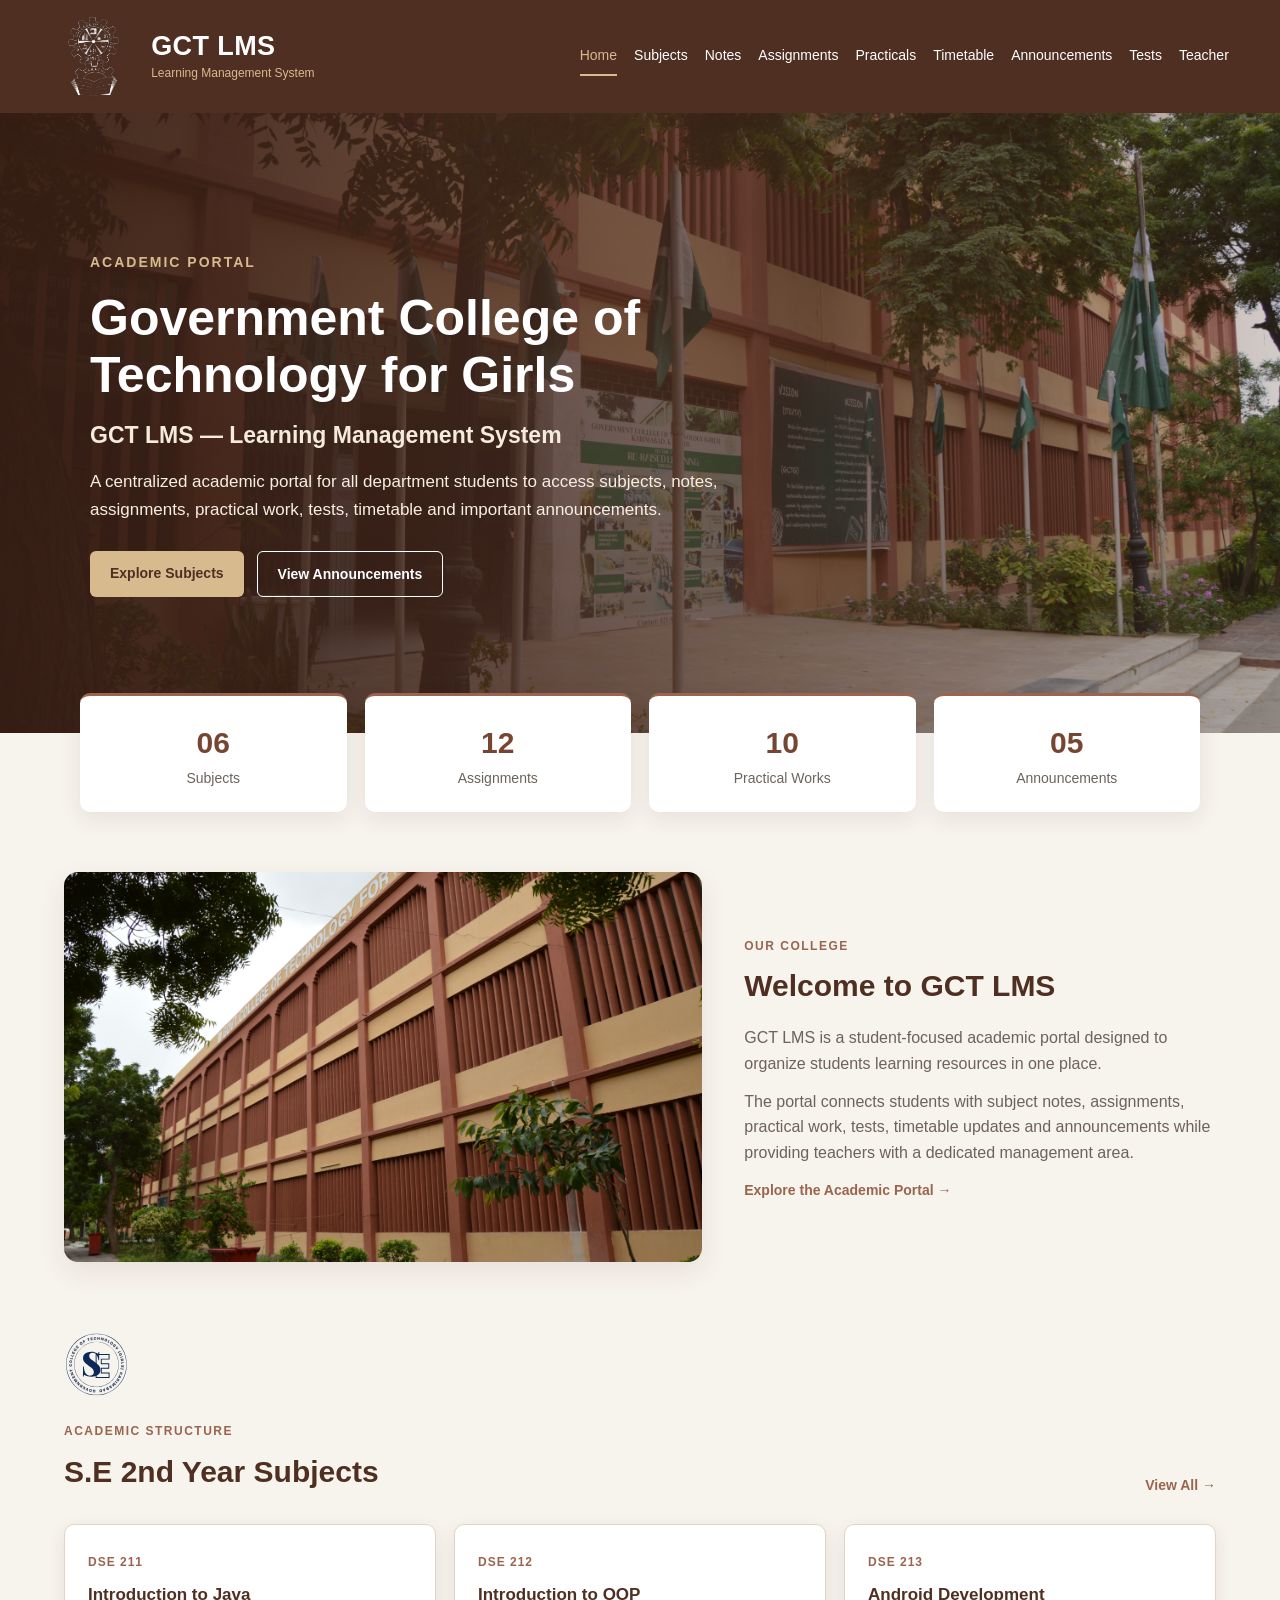
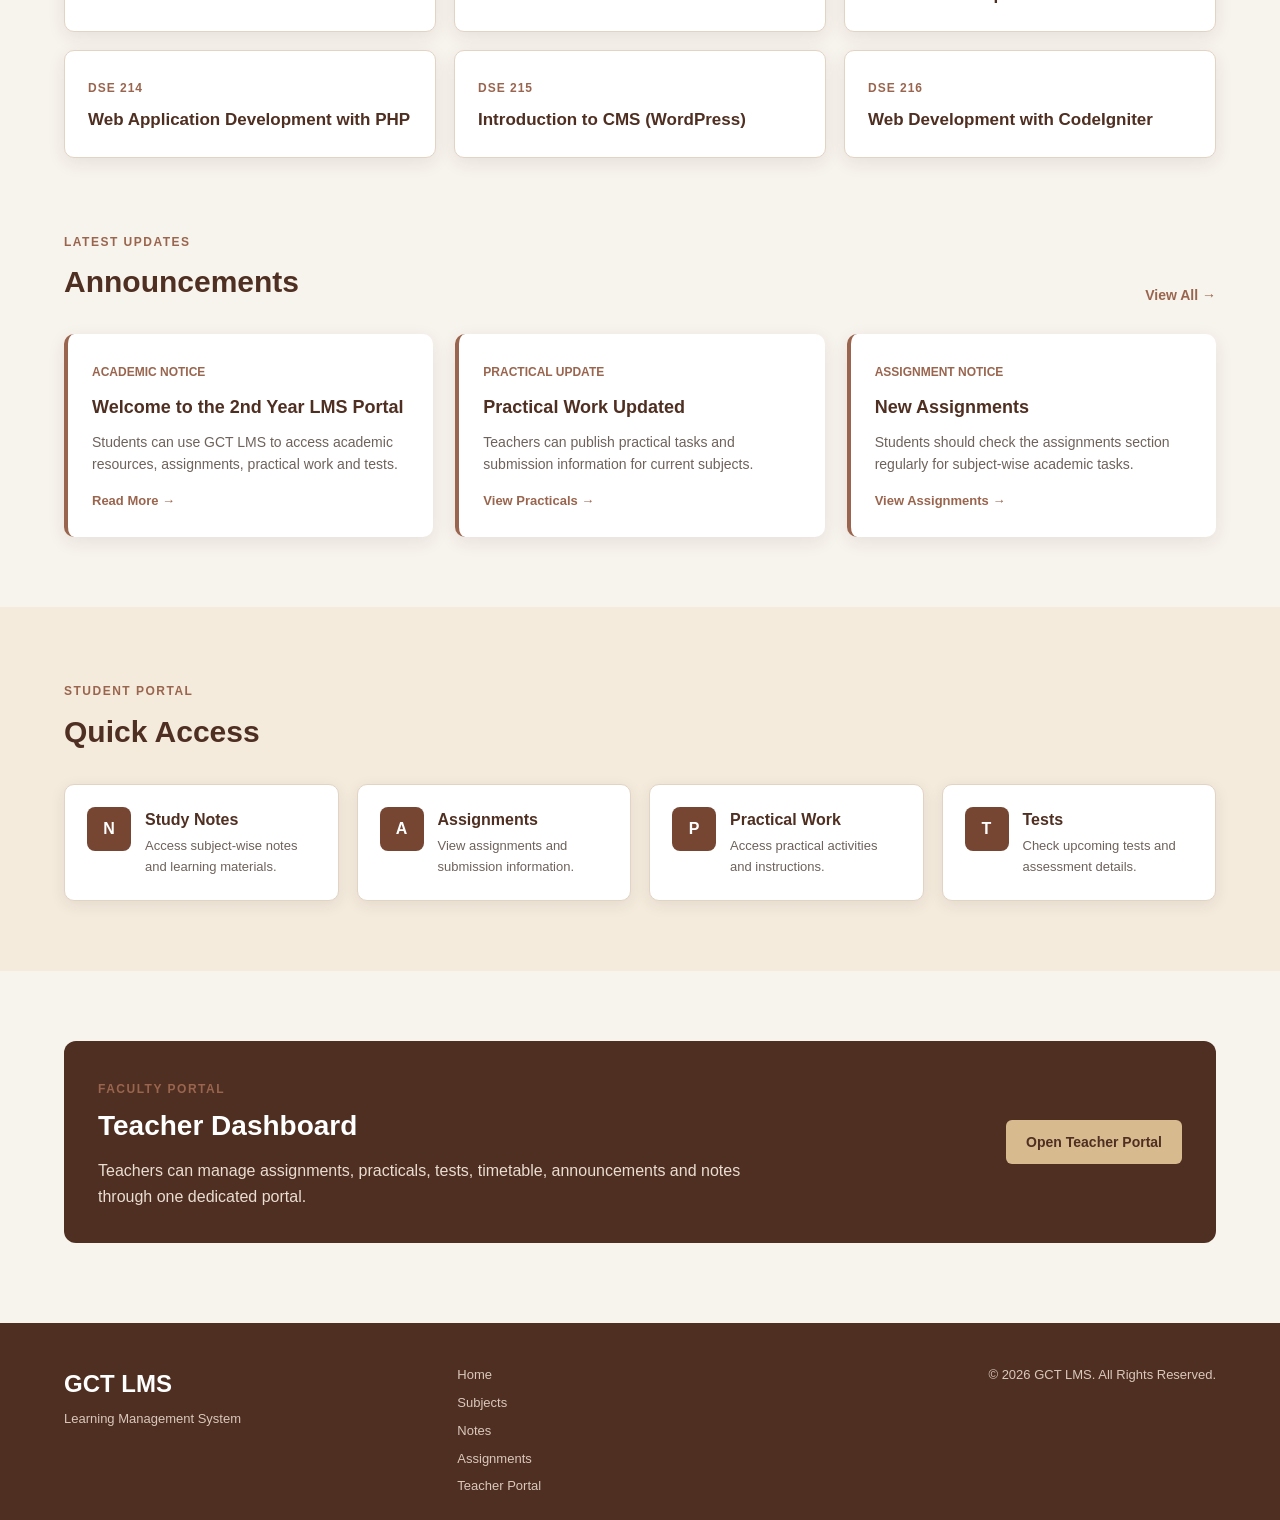
<file: index.html>
<!DOCTYPE html>
<html lang="en">

<head>

    <meta charset="UTF-8">

    <meta name="viewport"
          content="width=device-width, initial-scale=1.0">

    <title>GCT LMS</title>

    <link rel="stylesheet"
          href="css/style.css">

</head>


<body>


    <!-- =========================================
         HEADER
         ========================================= -->

    <header class="header">

        <div class="brand-group">

            <!-- COLLEGE LOGO -->

            <a href="index.html" class="college-logo-link">

                <img src="Images/College Logo.svg"
                     alt="Government College of Technology for Girls Logo"
                     class="college-logo">

            </a>


            <!-- LMS NAME -->

            <div class="brand-text">

                <h1>
                    GCT LMS
                </h1>

                <p>
                    Learning Management System
                </p>

            </div>

        </div>


        <!-- NAVIGATION -->

        <nav class="navbar">

            <a href="index.html" class="active">Home</a>

            <a href="subjects.html">Subjects</a>

            <a href="notes.html">Notes</a>

            <a href="assignments.html">Assignments</a>

            <a href="practicals.html">Practicals</a>

            <a href="timetable.html">Timetable</a>

            <a href="announcements.html">Announcements</a>

            <a href="tests.html">Tests</a>

            <a href="teacher.html">Teacher</a>

        </nav>

    </header>



    <!-- =========================================
         HERO / COLLEGE IMAGE
         ========================================= -->

    <section class="home-hero">

        <img src="Images/College Entrance.jpg"
             alt="Government College of Technology for Girls campus entrance"
             class="hero-image">


        <div class="hero-overlay"></div>


        <div class="hero-content">

            <span class="welcome-text">
                Academic Portal
            </span>


            <h2>
                Government College of Technology for Girls
            </h2>


            <p class="hero-lms-title">
                GCT LMS — Learning Management System
            </p>


            <p class="hero-description">

                A centralized academic portal for
                all department students to access subjects,
                notes, assignments, practical work,
                tests, timetable and important
                announcements.

            </p>


            <div class="hero-buttons">

                <a href="subjects.html"
                   class="btn primary-btn">

                    Explore Subjects

                </a>


                <a href="announcements.html"
                   class="btn secondary-btn">

                    View Announcements

                </a>

            </div>

        </div>

    </section>



    <!-- =========================================
         STATISTICS
         ========================================= -->

    <section class="statistics">

        <div class="stat-card">

            <h3>06</h3>

            <p>
                Subjects
            </p>

        </div>


        <div class="stat-card">

            <h3>12</h3>

            <p>
                Assignments
            </p>

        </div>


        <div class="stat-card">

            <h3>10</h3>

            <p>
                Practical Works
            </p>

        </div>


        <div class="stat-card">

            <h3>05</h3>

            <p>
                Announcements
            </p>

        </div>

    </section>



    <!-- =========================================
         MAIN CONTENT
         ========================================= -->

    <main>


        <!-- =====================================
             COLLEGE INTRODUCTION
             ===================================== -->

        <section class="section college-intro-section">


            <div class="college-photo-wrap">


                <img src="Images/College Building.jpg" 
                    alt="College Building"
                    class="college-photo">

            </div>



            <div class="college-intro-copy">


                <span class="section-label">
                    Our College
                </span>


                <h2>
                    Welcome to GCT LMS
                </h2>


                <p>

                    GCT LMS is a student-focused academic
                    portal designed to organize students
                    learning resources in one place.

                </p>


                <p>

                    The portal connects students with
                    subject notes, assignments, practical
                    work, tests, timetable updates and
                    announcements while providing teachers
                    with a dedicated management area.

                </p>


                <a href="subjects.html"
                   class="text-link">

                    Explore the Academic Portal →

                </a>


            </div>


        </section>



        <!-- =====================================
             2ND YEAR SUBJECTS
             ===================================== -->

        <section class="section">


            <!-- SOFTWARE ENGINEERING LOGO -->

            <div class="software-section-logo">

                <img src="Images/Software Dept Logo.svg"
                     alt="Software Engineering Department Logo">

            </div>


            <div class="section-heading">

                <div>

                    <span class="section-label">
                        Academic Structure
                    </span>

                    <h2>
                        S.E 2nd Year Subjects
                    </h2>

                </div>


                <a href="subjects.html"
                   class="view-link">

                    View All →

                </a>

            </div>



            <div class="home-subject-grid">


                <a href="subjects.html"
                   class="home-subject-card">

                    <span>
                        DSE 211
                    </span>

                    <h3>
                        Introduction to Java
                    </h3>

                </a>


                <a href="subjects.html"
                   class="home-subject-card">

                    <span>
                        DSE 212
                    </span>

                    <h3>
                        Introduction to OOP
                    </h3>

                </a>


                <a href="subjects.html"
                   class="home-subject-card">

                    <span>
                        DSE 213
                    </span>

                    <h3>
                        Android Development
                    </h3>

                </a>


                <a href="subjects.html"
                   class="home-subject-card">

                    <span>
                        DSE 214
                    </span>

                    <h3>
                        Web Application Development with PHP
                    </h3>

                </a>


                <a href="subjects.html"
                   class="home-subject-card">

                    <span>
                        DSE 215
                    </span>

                    <h3>
                        Introduction to CMS (WordPress)
                    </h3>

                </a>


                <a href="subjects.html"
                   class="home-subject-card">

                    <span>
                        DSE 216
                    </span>

                    <h3>
                        Web Development with CodeIgniter
                    </h3>

                </a>

            </div>

        </section>



        <!-- =====================================
             ANNOUNCEMENTS
             ===================================== -->

        <section class="section">

            <div class="section-heading">

                <div>

                    <span class="section-label">
                        Latest Updates
                    </span>

                    <h2>
                        Announcements
                    </h2>

                </div>


                <a href="announcements.html"
                   class="view-link">

                    View All →

                </a>

            </div>



            <div class="announcement-container">


                <article class="announcement-card">

                    <span class="announcement-date">
                        Academic Notice
                    </span>

                    <h3>
                        Welcome to the 2nd Year LMS Portal
                    </h3>

                    <p>

                        Students can use GCT LMS to access
                        academic resources, assignments,
                        practical work and tests.

                    </p>

                    <a href="announcements.html">
                        Read More →
                    </a>

                </article>



                <article class="announcement-card">

                    <span class="announcement-date">
                        Practical Update
                    </span>

                    <h3>
                        Practical Work Updated
                    </h3>

                    <p>

                        Teachers can publish practical tasks
                        and submission information for
                        current subjects.

                    </p>

                    <a href="practicals.html">
                        View Practicals →
                    </a>

                </article>



                <article class="announcement-card">

                    <span class="announcement-date">
                        Assignment Notice
                    </span>

                    <h3>
                        New Assignments
                    </h3>

                    <p>

                        Students should check the assignments
                        section regularly for subject-wise
                        academic tasks.

                    </p>

                    <a href="assignments.html">
                        View Assignments →
                    </a>

                </article>


            </div>

        </section>



        <!-- =====================================
             QUICK ACCESS
             ===================================== -->

        <section class="section light-section">


            <div class="section-heading">

                <div>

                    <span class="section-label">
                        Student Portal
                    </span>

                    <h2>
                        Quick Access
                    </h2>

                </div>

            </div>



            <div class="quick-grid">


                <a href="notes.html"
                   class="quick-card">

                    <div class="quick-icon">
                        N
                    </div>

                    <div>

                        <h3>
                            Study Notes
                        </h3>

                        <p>
                            Access subject-wise notes and
                            learning materials.
                        </p>

                    </div>

                </a>



                <a href="assignments.html"
                   class="quick-card">

                    <div class="quick-icon">
                        A
                    </div>

                    <div>

                        <h3>
                            Assignments
                        </h3>

                        <p>
                            View assignments and submission
                            information.
                        </p>

                    </div>

                </a>



                <a href="practicals.html"
                   class="quick-card">

                    <div class="quick-icon">
                        P
                    </div>

                    <div>

                        <h3>
                            Practical Work
                        </h3>

                        <p>
                            Access practical activities
                            and instructions.
                        </p>

                    </div>

                </a>



                <a href="tests.html"
                   class="quick-card">

                    <div class="quick-icon">
                        T
                    </div>

                    <div>

                        <h3>
                            Tests
                        </h3>

                        <p>
                            Check upcoming tests and
                            assessment details.
                        </p>

                    </div>

                </a>

            </div>

        </section>



        <!-- =====================================
             TEACHER PORTAL
             ===================================== -->

        <section class="section teacher-home-section">


            <div class="teacher-home-banner">


                <div>

                    <span class="section-label">
                        Faculty Portal
                    </span>

                    <h2>
                        Teacher Dashboard
                    </h2>

                    <p>

                        Teachers can manage assignments,
                        practicals, tests, timetable,
                        announcements and notes through
                        one dedicated portal.

                    </p>

                </div>


                <a href="teacher.html"
                   class="btn primary-btn">

                    Open Teacher Portal

                </a>

            </div>

        </section>


    </main>



    <!-- =========================================
         FOOTER
         ========================================= -->

    <footer class="footer">


        <div>

            <h2>
                GCT LMS
            </h2>

            <p>
                Learning Management System
            </p>

        </div>


        <div class="footer-links">

            <a href="index.html">
                Home
            </a>

            <a href="subjects.html">
                Subjects
            </a>

            <a href="notes.html">
                Notes
            </a>

            <a href="assignments.html">
                Assignments
            </a>

            <a href="teacher.html">
                Teacher Portal
            </a>

        </div>


        <div class="copyright">

            <p>
                © 2026 GCT LMS. All Rights Reserved.
            </p>

        </div>

    </footer>


</body>

</html>
</file>
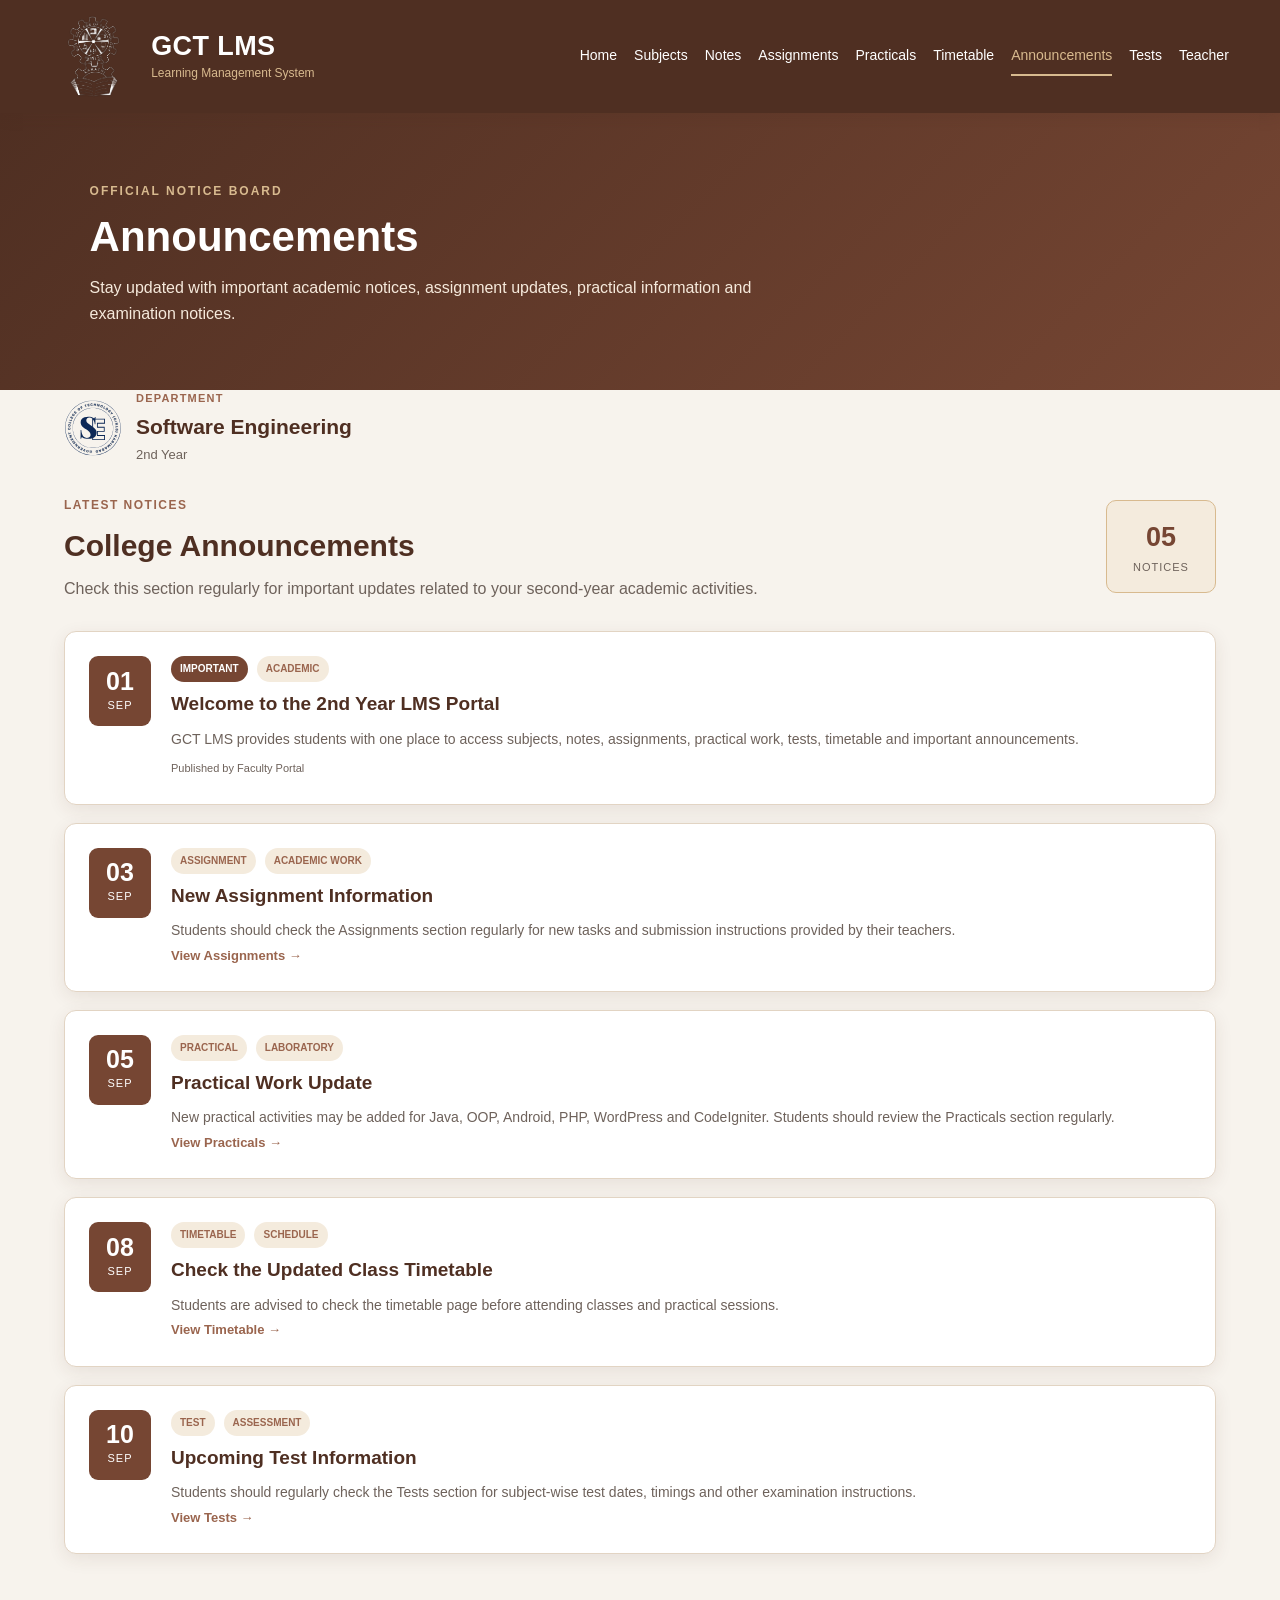
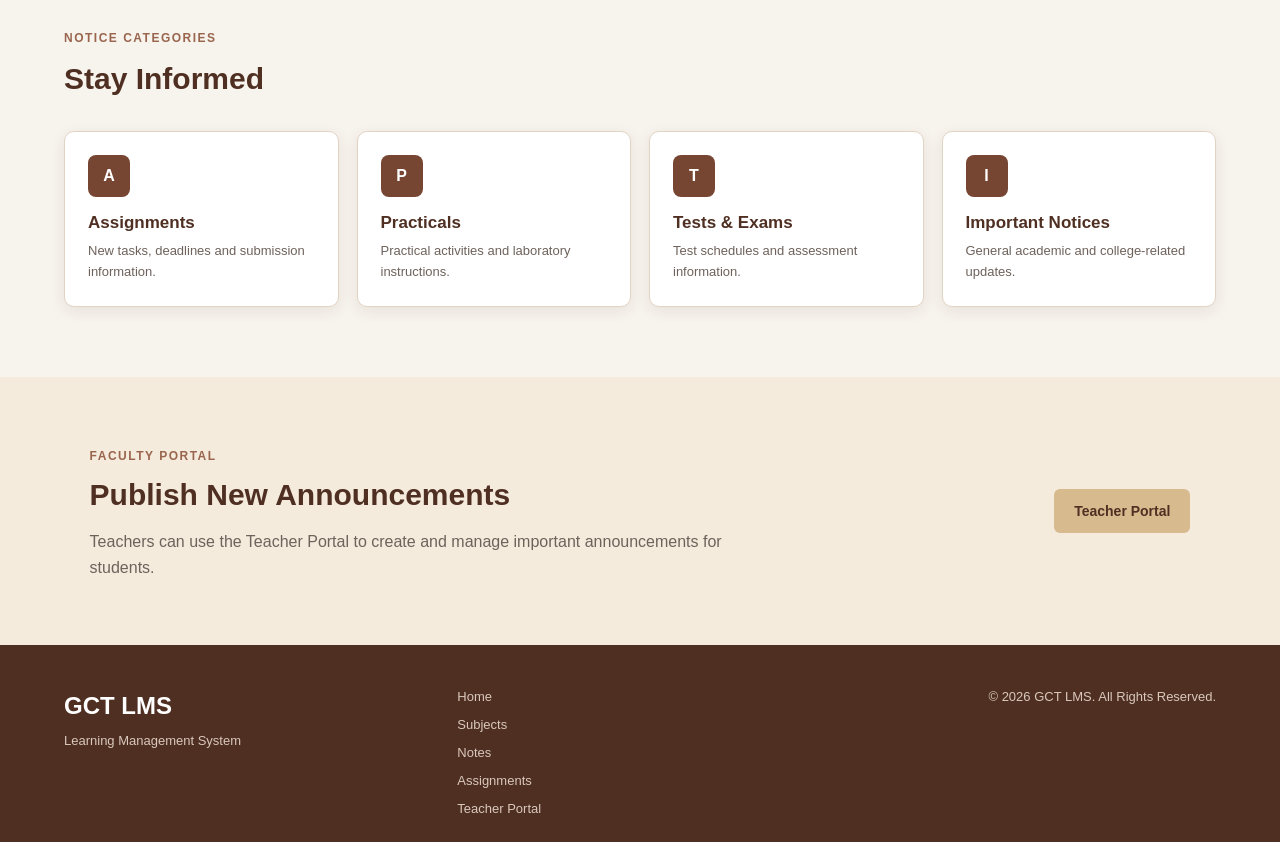
<file: announcements.html>
<!DOCTYPE html>
<html lang="en">

<head>

    <meta charset="UTF-8">

    <meta name="viewport"
          content="width=device-width, initial-scale=1.0">

    <title>Announcements | GCT LMS</title>

    <link rel="stylesheet"
          href="css/style.css">

</head>


<body>


    <!-- HEADER -->

    <header class="header">

        <div class="brand-group">

            <a href="index.html"
               class="college-logo-link">

                <img src="Images/College Logo.svg"
                     alt="Government College of Technology for Girls Logo"
                     class="college-logo">

            </a>

            <div class="brand-text">

                <h1>
                    GCT LMS
                </h1>

                <p>
                    Learning Management System
                </p>

            </div>

        </div>


        <nav class="navbar">

            <a href="index.html">Home</a>
            <a href="subjects.html">Subjects</a>
            <a href="notes.html">Notes</a>
            <a href="assignments.html">Assignments</a>
            <a href="practicals.html">Practicals</a>
            <a href="timetable.html">Timetable</a>

            <a href="announcements.html"
               class="active">
                Announcements
            </a>

            <a href="tests.html">Tests</a>
            <a href="teacher.html">Teacher</a>

        </nav>

    </header>



    <!-- PAGE BANNER -->

    <section class="page-banner">

        <div class="page-banner-content">

            <span class="page-label">
                Official Notice Board
            </span>

            <h2>
                Announcements
            </h2>

            <p>
                Stay updated with important academic
                notices, assignment updates, practical
                information and examination notices.
            </p>

        </div>

    </section>



    <main>


        <section class="section">


            <div class="software-identity">

                <img src="Images/Software Dept Logo.svg"
                     alt="Software Engineering Department Logo">

                <div>

                    <span>
                        Department
                    </span>

                    <h3>
                        Software Engineering
                    </h3>

                    <p>
                        2nd Year
                    </p>

                </div>

            </div>



            <div class="announcement-intro">

                <div>

                    <span class="section-label">
                        Latest Notices
                    </span>

                    <h2>
                        College Announcements
                    </h2>

                    <p>
                        Check this section regularly for
                        important updates related to your
                        second-year academic activities.
                    </p>

                </div>


                <div class="announcement-total">

                    <strong>
                        05
                    </strong>

                    <span>
                        Notices
                    </span>

                </div>

            </div>



            <div class="announcement-list">


                <article class="notice-card">

                    <div class="notice-date">

                        <strong>01</strong>

                        <span>SEP</span>

                    </div>


                    <div class="notice-content">

                        <div class="notice-heading">

                            <span class="notice-type important">
                                Important
                            </span>

                            <span class="notice-category">
                                Academic
                            </span>

                        </div>


                        <h3>
                            Welcome to the 2nd Year LMS Portal
                        </h3>


                        <p>
                            GCT LMS provides students with
                            one place to access subjects,
                            notes, assignments, practical
                            work, tests, timetable and
                            important announcements.
                        </p>


                        <span class="notice-time">
                            Published by Faculty Portal
                        </span>

                    </div>

                </article>



                <article class="notice-card">

                    <div class="notice-date">

                        <strong>03</strong>

                        <span>SEP</span>

                    </div>


                    <div class="notice-content">

                        <div class="notice-heading">

                            <span class="notice-type">
                                Assignment
                            </span>

                            <span class="notice-category">
                                Academic Work
                            </span>

                        </div>


                        <h3>
                            New Assignment Information
                        </h3>


                        <p>
                            Students should check the
                            Assignments section regularly for
                            new tasks and submission instructions
                            provided by their teachers.
                        </p>


                        <a href="assignments.html"
                           class="notice-link">

                            View Assignments →

                        </a>

                    </div>

                </article>



                <article class="notice-card">

                    <div class="notice-date">

                        <strong>05</strong>

                        <span>SEP</span>

                    </div>


                    <div class="notice-content">

                        <div class="notice-heading">

                            <span class="notice-type">
                                Practical
                            </span>

                            <span class="notice-category">
                                Laboratory
                            </span>

                        </div>


                        <h3>
                            Practical Work Update
                        </h3>


                        <p>
                            New practical activities may be
                            added for Java, OOP, Android,
                            PHP, WordPress and CodeIgniter.
                            Students should review the
                            Practicals section regularly.
                        </p>


                        <a href="practicals.html"
                           class="notice-link">

                            View Practicals →

                        </a>

                    </div>

                </article>



                <article class="notice-card">

                    <div class="notice-date">

                        <strong>08</strong>

                        <span>SEP</span>

                    </div>


                    <div class="notice-content">

                        <div class="notice-heading">

                            <span class="notice-type">
                                Timetable
                            </span>

                            <span class="notice-category">
                                Schedule
                            </span>

                        </div>


                        <h3>
                            Check the Updated Class Timetable
                        </h3>


                        <p>
                            Students are advised to check
                            the timetable page before attending
                            classes and practical sessions.
                        </p>


                        <a href="timetable.html"
                           class="notice-link">

                            View Timetable →

                        </a>

                    </div>

                </article>



                <article class="notice-card">

                    <div class="notice-date">

                        <strong>10</strong>

                        <span>SEP</span>

                    </div>


                    <div class="notice-content">

                        <div class="notice-heading">

                            <span class="notice-type">
                                Test
                            </span>

                            <span class="notice-category">
                                Assessment
                            </span>

                        </div>


                        <h3>
                            Upcoming Test Information
                        </h3>


                        <p>
                            Students should regularly check
                            the Tests section for subject-wise
                            test dates, timings and other
                            examination instructions.
                        </p>


                        <a href="tests.html"
                           class="notice-link">

                            View Tests →

                        </a>

                    </div>

                </article>


            </div>

        </section>



        <section class="section">


            <div class="section-heading">

                <div>

                    <span class="section-label">
                        Notice Categories
                    </span>

                    <h2>
                        Stay Informed
                    </h2>

                </div>

            </div>



            <div class="notice-category-grid">


                <div class="notice-category-card">

                    <div class="notice-category-icon">
                        A
                    </div>

                    <h3>
                        Assignments
                    </h3>

                    <p>
                        New tasks, deadlines and
                        submission information.
                    </p>

                </div>


                <div class="notice-category-card">

                    <div class="notice-category-icon">
                        P
                    </div>

                    <h3>
                        Practicals
                    </h3>

                    <p>
                        Practical activities and
                        laboratory instructions.
                    </p>

                </div>


                <div class="notice-category-card">

                    <div class="notice-category-icon">
                        T
                    </div>

                    <h3>
                        Tests & Exams
                    </h3>

                    <p>
                        Test schedules and
                        assessment information.
                    </p>

                </div>


                <div class="notice-category-card">

                    <div class="notice-category-icon">
                        I
                    </div>

                    <h3>
                        Important Notices
                    </h3>

                    <p>
                        General academic and
                        college-related updates.
                    </p>

                </div>


            </div>

        </section>



        <section class="resource-section">

            <div class="resource-content">

                <div>

                    <span class="section-label">
                        Faculty Portal
                    </span>

                    <h2>
                        Publish New Announcements
                    </h2>

                    <p>
                        Teachers can use the Teacher Portal
                        to create and manage important
                        announcements for students.
                    </p>

                </div>


                <div class="resource-actions">

                    <a href="teacher.html"
                       class="btn primary-btn">

                        Teacher Portal

                    </a>

                </div>

            </div>

        </section>


    </main>



    <footer class="footer">

        <div>

            <h2>GCT LMS</h2>

            <p>
                Learning Management System
            </p>

        </div>


        <div class="footer-links">

            <a href="index.html">Home</a>
            <a href="subjects.html">Subjects</a>
            <a href="notes.html">Notes</a>
            <a href="assignments.html">Assignments</a>
            <a href="teacher.html">Teacher Portal</a>

        </div>


        <div class="copyright">

            <p>
                © 2026 GCT LMS. All Rights Reserved.
            </p>

        </div>

    </footer>


</body>

</html>
</file>
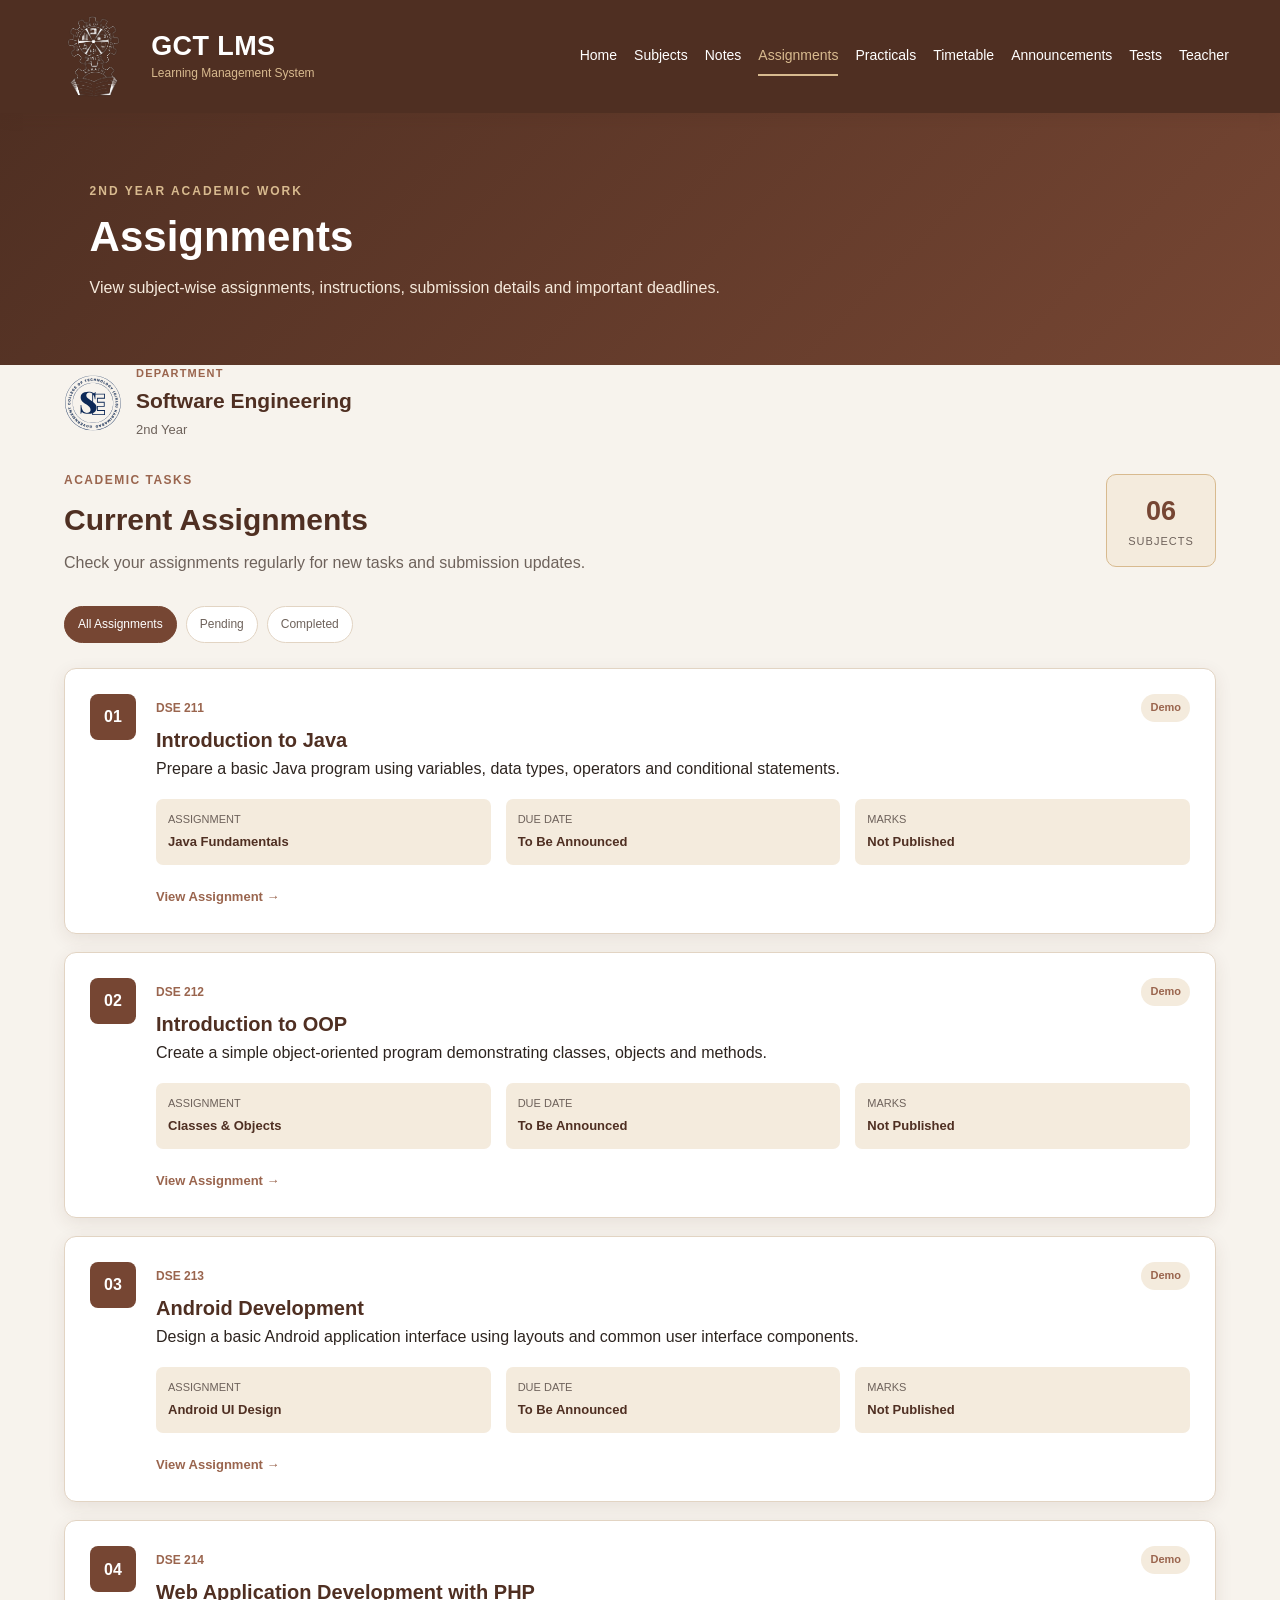
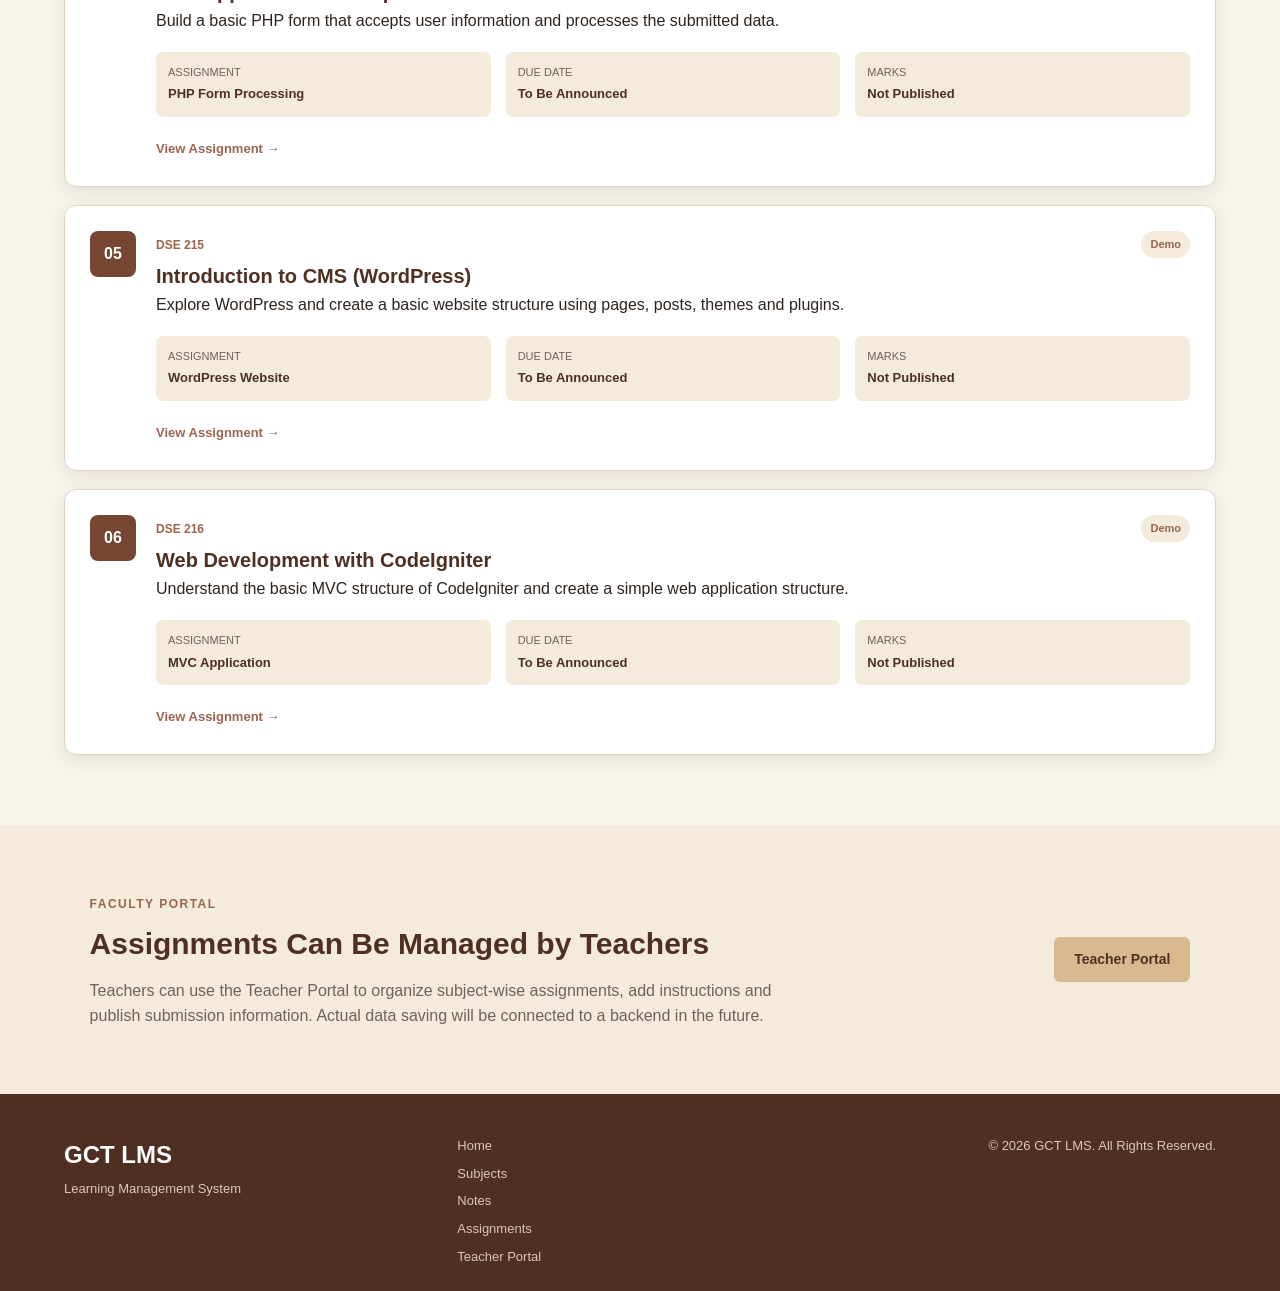
<file: assignments.html>
<!DOCTYPE html>
<html lang="en">

<head>

    <meta charset="UTF-8">

    <meta name="viewport"
          content="width=device-width, initial-scale=1.0">

    <title>Assignments | GCT LMS</title>

    <link rel="stylesheet"
          href="css/style.css">

</head>


<body>


    <!-- HEADER -->

    <header class="header">

        <div class="brand-group">

            <a href="index.html"
               class="college-logo-link">

                <img src="Images/College Logo.svg"
                     alt="Government College of Technology for Girls Logo"
                     class="college-logo">

            </a>

            <div class="brand-text">

                <h1>
                    GCT LMS
                </h1>

                <p>
                    Learning Management System
                </p>

            </div>

        </div>


        <nav class="navbar">

            <a href="index.html">Home</a>
            <a href="subjects.html">Subjects</a>
            <a href="notes.html">Notes</a>

            <a href="assignments.html"
               class="active">
                Assignments
            </a>

            <a href="practicals.html">Practicals</a>
            <a href="timetable.html">Timetable</a>
            <a href="announcements.html">Announcements</a>
            <a href="tests.html">Tests</a>
            <a href="teacher.html">Teacher</a>

        </nav>

    </header>



    <!-- PAGE BANNER -->

    <section class="page-banner">

        <div class="page-banner-content">

            <span class="page-label">
                2nd Year Academic Work
            </span>

            <h2>
                Assignments
            </h2>

            <p>
                View subject-wise assignments, instructions,
                submission details and important deadlines.
            </p>

        </div>

    </section>



    <main>


        <section class="section">


            <div class="software-identity">

                <img src="Images/Software Dept Logo.svg"
                     alt="Software Engineering Department Logo">

                <div>

                    <span>
                        Department
                    </span>

                    <h3>
                        Software Engineering
                    </h3>

                    <p>
                        2nd Year
                    </p>

                </div>

            </div>



            <div class="assignment-summary">

                <div>

                    <span class="section-label">
                        Academic Tasks
                    </span>

                    <h2>
                        Current Assignments
                    </h2>

                    <p>
                        Check your assignments regularly
                        for new tasks and submission updates.
                    </p>

                </div>


                <div class="assignment-total">

                    <strong>
                        06
                    </strong>

                    <span>
                        Subjects
                    </span>

                </div>

            </div>



            <div class="assignment-categories">

                <span class="category-active">
                    All Assignments
                </span>

                <span>
                    Pending
                </span>

                <span>
                    Completed
                </span>

            </div>



            <div class="assignment-list">


                <article class="assignment-card">

                    <div class="assignment-number">
                        01
                    </div>


                    <div class="assignment-content">

                        <div class="assignment-header">

                            <div>

                                <span class="assignment-code">
                                    DSE 211
                                </span>

                                <h3>
                                    Introduction to Java
                                </h3>

                            </div>

                            <span class="assignment-status">
                                Demo
                            </span>

                        </div>


                        <p>
                            Prepare a basic Java program using
                            variables, data types, operators
                            and conditional statements.
                        </p>


                        <div class="assignment-details">

                            <div>

                                <span>
                                    Assignment
                                </span>

                                <strong>
                                    Java Fundamentals
                                </strong>

                            </div>


                            <div>

                                <span>
                                    Due Date
                                </span>

                                <strong>
                                    To Be Announced
                                </strong>

                            </div>


                            <div>

                                <span>
                                    Marks
                                </span>

                                <strong>
                                    Not Published
                                </strong>

                            </div>

                        </div>


                        <a href="#"
                           class="assignment-button">

                            View Assignment →

                        </a>

                    </div>

                </article>



                <article class="assignment-card">

                    <div class="assignment-number">
                        02
                    </div>


                    <div class="assignment-content">

                        <div class="assignment-header">

                            <div>

                                <span class="assignment-code">
                                    DSE 212
                                </span>

                                <h3>
                                    Introduction to OOP
                                </h3>

                            </div>

                            <span class="assignment-status">
                                Demo
                            </span>

                        </div>


                        <p>
                            Create a simple object-oriented
                            program demonstrating classes,
                            objects and methods.
                        </p>


                        <div class="assignment-details">

                            <div>

                                <span>Assignment</span>

                                <strong>
                                    Classes & Objects
                                </strong>

                            </div>


                            <div>

                                <span>Due Date</span>

                                <strong>
                                    To Be Announced
                                </strong>

                            </div>


                            <div>

                                <span>Marks</span>

                                <strong>
                                    Not Published
                                </strong>

                            </div>

                        </div>


                        <a href="#"
                           class="assignment-button">

                            View Assignment →

                        </a>

                    </div>

                </article>



                <article class="assignment-card">

                    <div class="assignment-number">
                        03
                    </div>


                    <div class="assignment-content">

                        <div class="assignment-header">

                            <div>

                                <span class="assignment-code">
                                    DSE 213
                                </span>

                                <h3>
                                    Android Development
                                </h3>

                            </div>

                            <span class="assignment-status">
                                Demo
                            </span>

                        </div>


                        <p>
                            Design a basic Android application
                            interface using layouts and
                            common user interface components.
                        </p>


                        <div class="assignment-details">

                            <div>

                                <span>Assignment</span>

                                <strong>
                                    Android UI Design
                                </strong>

                            </div>


                            <div>

                                <span>Due Date</span>

                                <strong>
                                    To Be Announced
                                </strong>

                            </div>


                            <div>

                                <span>Marks</span>

                                <strong>
                                    Not Published
                                </strong>

                            </div>

                        </div>


                        <a href="#"
                           class="assignment-button">

                            View Assignment →

                        </a>

                    </div>

                </article>



                <article class="assignment-card">

                    <div class="assignment-number">
                        04
                    </div>


                    <div class="assignment-content">

                        <div class="assignment-header">

                            <div>

                                <span class="assignment-code">
                                    DSE 214
                                </span>

                                <h3>
                                    Web Application Development with PHP
                                </h3>

                            </div>

                            <span class="assignment-status">
                                Demo
                            </span>

                        </div>


                        <p>
                            Build a basic PHP form that accepts
                            user information and processes the
                            submitted data.
                        </p>


                        <div class="assignment-details">

                            <div>

                                <span>Assignment</span>

                                <strong>
                                    PHP Form Processing
                                </strong>

                            </div>


                            <div>

                                <span>Due Date</span>

                                <strong>
                                    To Be Announced
                                </strong>

                            </div>


                            <div>

                                <span>Marks</span>

                                <strong>
                                    Not Published
                                </strong>

                            </div>

                        </div>


                        <a href="#"
                           class="assignment-button">

                            View Assignment →

                        </a>

                    </div>

                </article>



                <article class="assignment-card">

                    <div class="assignment-number">
                        05
                    </div>


                    <div class="assignment-content">

                        <div class="assignment-header">

                            <div>

                                <span class="assignment-code">
                                    DSE 215
                                </span>

                                <h3>
                                    Introduction to CMS (WordPress)
                                </h3>

                            </div>

                            <span class="assignment-status">
                                Demo
                            </span>

                        </div>


                        <p>
                            Explore WordPress and create a basic
                            website structure using pages,
                            posts, themes and plugins.
                        </p>


                        <div class="assignment-details">

                            <div>

                                <span>Assignment</span>

                                <strong>
                                    WordPress Website
                                </strong>

                            </div>


                            <div>

                                <span>Due Date</span>

                                <strong>
                                    To Be Announced
                                </strong>

                            </div>


                            <div>

                                <span>Marks</span>

                                <strong>
                                    Not Published
                                </strong>

                            </div>

                        </div>


                        <a href="#"
                           class="assignment-button">

                            View Assignment →

                        </a>

                    </div>

                </article>



                <article class="assignment-card">

                    <div class="assignment-number">
                        06
                    </div>


                    <div class="assignment-content">

                        <div class="assignment-header">

                            <div>

                                <span class="assignment-code">
                                    DSE 216
                                </span>

                                <h3>
                                    Web Development with CodeIgniter
                                </h3>

                            </div>

                            <span class="assignment-status">
                                Demo
                            </span>

                        </div>


                        <p>
                            Understand the basic MVC structure
                            of CodeIgniter and create a simple
                            web application structure.
                        </p>


                        <div class="assignment-details">

                            <div>

                                <span>Assignment</span>

                                <strong>
                                    MVC Application
                                </strong>

                            </div>


                            <div>

                                <span>Due Date</span>

                                <strong>
                                    To Be Announced
                                </strong>

                            </div>


                            <div>

                                <span>Marks</span>

                                <strong>
                                    Not Published
                                </strong>

                            </div>

                        </div>


                        <a href="#"
                           class="assignment-button">

                            View Assignment →

                        </a>

                    </div>

                </article>


            </div>

        </section>



        <section class="resource-section">

            <div class="resource-content">

                <div>

                    <span class="section-label">
                        Faculty Portal
                    </span>

                    <h2>
                        Assignments Can Be Managed by Teachers
                    </h2>

                    <p>
                        Teachers can use the Teacher Portal
                        to organize subject-wise assignments,
                        add instructions and publish submission
                        information. Actual data saving will
                        be connected to a backend in the future.
                    </p>

                </div>


                <div class="resource-actions">

                    <a href="teacher.html"
                       class="btn primary-btn">

                        Teacher Portal

                    </a>

                </div>

            </div>

        </section>


    </main>



    <footer class="footer">

        <div>

            <h2>GCT LMS</h2>

            <p>
                Learning Management System
            </p>

        </div>


        <div class="footer-links">

            <a href="index.html">Home</a>

            <a href="subjects.html">Subjects</a>

            <a href="notes.html">Notes</a>

            <a href="assignments.html">Assignments</a>

            <a href="teacher.html">Teacher Portal</a>

        </div>


        <div class="copyright">

            <p>
                © 2026 GCT LMS. All Rights Reserved.
            </p>

        </div>

    </footer>


</body>

</html>
</file>
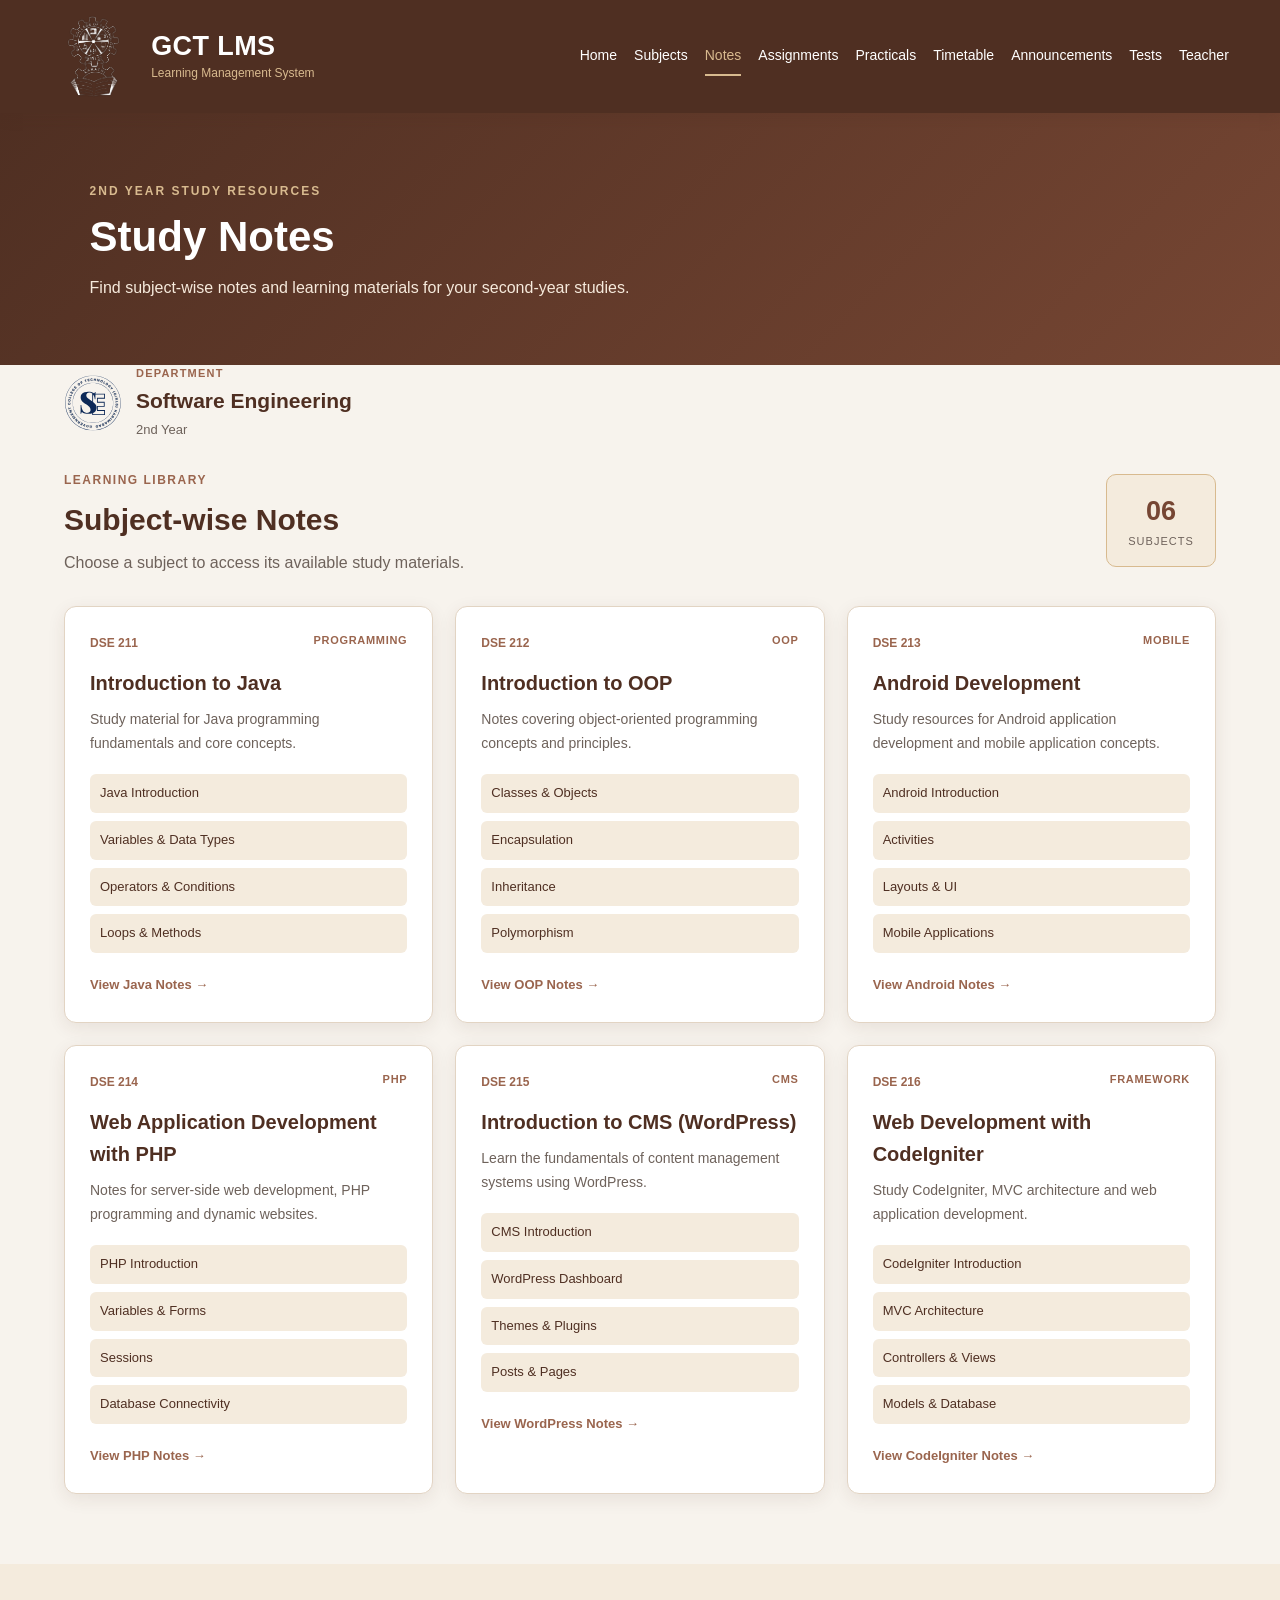
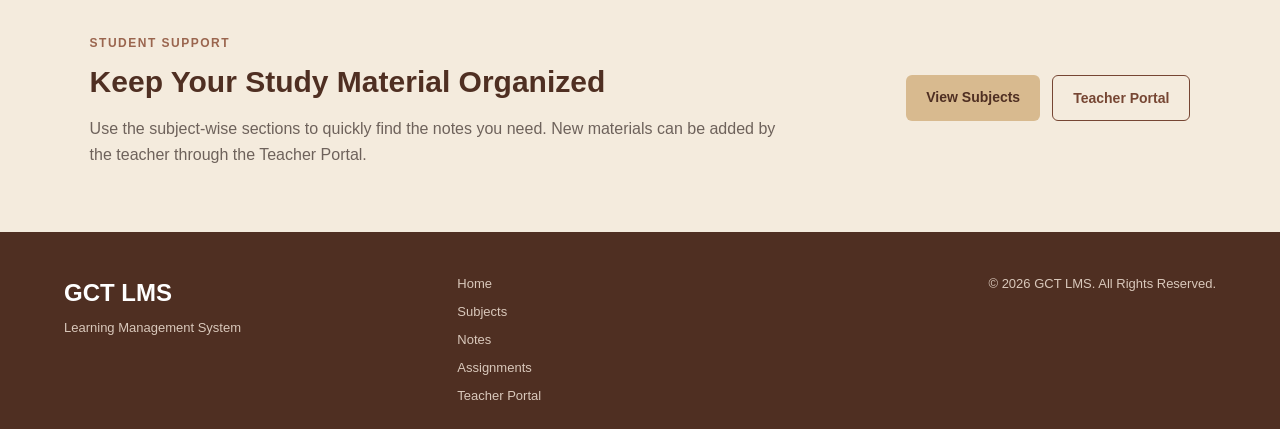
<file: notes.html>
<!DOCTYPE html>
<html lang="en">

<head>

    <meta charset="UTF-8">

    <meta name="viewport"
          content="width=device-width, initial-scale=1.0">

    <title>Notes | GCT LMS</title>

    <link rel="stylesheet"
          href="css/style.css">

</head>


<body>


    <!-- HEADER -->

    <header class="header">

        <div class="brand-group">

            <a href="index.html"
               class="college-logo-link">

                <img src="Images/College Logo.svg"
                     alt="Government College of Technology for Girls Logo"
                     class="college-logo">

            </a>

            <div class="brand-text">

                <h1>
                    GCT LMS
                </h1>

                <p>
                    Learning Management System
                </p>

            </div>

        </div>


        <nav class="navbar">

            <a href="index.html">Home</a>

            <a href="subjects.html">Subjects</a>

            <a href="notes.html"
               class="active">Notes</a>

            <a href="assignments.html">Assignments</a>

            <a href="practicals.html">Practicals</a>

            <a href="timetable.html">Timetable</a>

            <a href="announcements.html">Announcements</a>

            <a href="tests.html">Tests</a>

            <a href="teacher.html">Teacher</a>

        </nav>

    </header>



    <!-- PAGE BANNER -->

    <section class="page-banner">

        <div class="page-banner-content">

            <span class="page-label">
                2nd Year Study Resources
            </span>

            <h2>
                Study Notes
            </h2>

            <p>
                Find subject-wise notes and learning
                materials for your second-year studies.
            </p>

        </div>

    </section>



    <main>


        <section class="section">


            <div class="software-identity">

                <img src="Images/Software Dept Logo.svg"
                     alt="Software Engineering Department Logo">

                <div>

                    <span>
                        Department
                    </span>

                    <h3>
                        Software Engineering
                    </h3>

                    <p>
                        2nd Year
                    </p>

                </div>

            </div>



            <div class="notes-intro">

                <div>

                    <span class="section-label">
                        Learning Library
                    </span>

                    <h2>
                        Subject-wise Notes
                    </h2>

                    <p>
                        Choose a subject to access its
                        available study materials.
                    </p>

                </div>


                <div class="notes-total">

                    <strong>
                        06
                    </strong>

                    <span>
                        Subjects
                    </span>

                </div>

            </div>



            <div class="notes-grid">


                <article class="notes-card">

                    <div class="notes-card-top">

                        <span class="notes-code">
                            DSE 211
                        </span>

                        <span class="notes-type">
                            Programming
                        </span>

                    </div>

                    <h3>
                        Introduction to Java
                    </h3>

                    <p>
                        Study material for Java programming
                        fundamentals and core concepts.
                    </p>

                    <div class="notes-topic-list">

                        <a href="#" class="note-topic">
                            Java Introduction
                        </a>

                        <a href="#" class="note-topic">
                            Variables & Data Types
                        </a>

                        <a href="#" class="note-topic">
                            Operators & Conditions
                        </a>

                        <a href="#" class="note-topic">
                            Loops & Methods
                        </a>

                    </div>

                    <a href="#"
                       class="notes-button">

                        View Java Notes →

                    </a>

                </article>



                <article class="notes-card">

                    <div class="notes-card-top">

                        <span class="notes-code">
                            DSE 212
                        </span>

                        <span class="notes-type">
                            OOP
                        </span>

                    </div>

                    <h3>
                        Introduction to OOP
                    </h3>

                    <p>
                        Notes covering object-oriented
                        programming concepts and principles.
                    </p>

                    <div class="notes-topic-list">

                        <a href="#" class="note-topic">
                            Classes & Objects
                        </a>

                        <a href="#" class="note-topic">
                            Encapsulation
                        </a>

                        <a href="#" class="note-topic">
                            Inheritance
                        </a>

                        <a href="#" class="note-topic">
                            Polymorphism
                        </a>

                    </div>

                    <a href="#"
                       class="notes-button">

                        View OOP Notes →

                    </a>

                </article>



                <article class="notes-card">

                    <div class="notes-card-top">

                        <span class="notes-code">
                            DSE 213
                        </span>

                        <span class="notes-type">
                            Mobile
                        </span>

                    </div>

                    <h3>
                        Android Development
                    </h3>

                    <p>
                        Study resources for Android
                        application development and mobile
                        application concepts.
                    </p>

                    <div class="notes-topic-list">

                        <a href="#" class="note-topic">
                            Android Introduction
                        </a>

                        <a href="#" class="note-topic">
                            Activities
                        </a>

                        <a href="#" class="note-topic">
                            Layouts & UI
                        </a>

                        <a href="#" class="note-topic">
                            Mobile Applications
                        </a>

                    </div>

                    <a href="#"
                       class="notes-button">

                        View Android Notes →

                    </a>

                </article>



                <article class="notes-card">

                    <div class="notes-card-top">

                        <span class="notes-code">
                            DSE 214
                        </span>

                        <span class="notes-type">
                            PHP
                        </span>

                    </div>

                    <h3>
                        Web Application Development with PHP
                    </h3>

                    <p>
                        Notes for server-side web development,
                        PHP programming and dynamic websites.
                    </p>

                    <div class="notes-topic-list">

                        <a href="#" class="note-topic">
                            PHP Introduction
                        </a>

                        <a href="#" class="note-topic">
                            Variables & Forms
                        </a>

                        <a href="#" class="note-topic">
                            Sessions
                        </a>

                        <a href="#" class="note-topic">
                            Database Connectivity
                        </a>

                    </div>

                    <a href="#"
                       class="notes-button">

                        View PHP Notes →

                    </a>

                </article>



                <article class="notes-card">

                    <div class="notes-card-top">

                        <span class="notes-code">
                            DSE 215
                        </span>

                        <span class="notes-type">
                            CMS
                        </span>

                    </div>

                    <h3>
                        Introduction to CMS (WordPress)
                    </h3>

                    <p>
                        Learn the fundamentals of content
                        management systems using WordPress.
                    </p>

                    <div class="notes-topic-list">

                        <a href="#" class="note-topic">
                            CMS Introduction
                        </a>

                        <a href="#" class="note-topic">
                            WordPress Dashboard
                        </a>

                        <a href="#" class="note-topic">
                            Themes & Plugins
                        </a>

                        <a href="#" class="note-topic">
                            Posts & Pages
                        </a>

                    </div>

                    <a href="#"
                       class="notes-button">

                        View WordPress Notes →

                    </a>

                </article>



                <article class="notes-card">

                    <div class="notes-card-top">

                        <span class="notes-code">
                            DSE 216
                        </span>

                        <span class="notes-type">
                            Framework
                        </span>

                    </div>

                    <h3>
                        Web Development with CodeIgniter
                    </h3>

                    <p>
                        Study CodeIgniter, MVC architecture
                        and web application development.
                    </p>

                    <div class="notes-topic-list">

                        <a href="#" class="note-topic">
                            CodeIgniter Introduction
                        </a>

                        <a href="#" class="note-topic">
                            MVC Architecture
                        </a>

                        <a href="#" class="note-topic">
                            Controllers & Views
                        </a>

                        <a href="#" class="note-topic">
                            Models & Database
                        </a>

                    </div>

                    <a href="#"
                       class="notes-button">

                        View CodeIgniter Notes →

                    </a>

                </article>


            </div>

        </section>



        <section class="resource-section">

            <div class="resource-content">

                <div>

                    <span class="section-label">
                        Student Support
                    </span>

                    <h2>
                        Keep Your Study Material Organized
                    </h2>

                    <p>
                        Use the subject-wise sections to
                        quickly find the notes you need.
                        New materials can be added by the
                        teacher through the Teacher Portal.
                    </p>

                </div>


                <div class="resource-actions">

                    <a href="subjects.html"
                       class="btn primary-btn">

                        View Subjects

                    </a>


                    <a href="teacher.html"
                       class="btn secondary-resource-btn">

                        Teacher Portal

                    </a>

                </div>

            </div>

        </section>


    </main>



    <!-- FOOTER -->

    <footer class="footer">

        <div>

            <h2>
                GCT LMS
            </h2>

            <p>
                Learning Management System
            </p>

        </div>


        <div class="footer-links">

            <a href="index.html">Home</a>

            <a href="subjects.html">Subjects</a>

            <a href="notes.html">Notes</a>

            <a href="assignments.html">Assignments</a>

            <a href="teacher.html">Teacher Portal</a>

        </div>


        <div class="copyright">

            <p>
                © 2026 GCT LMS. All Rights Reserved.
            </p>

        </div>

    </footer>


</body>

</html>
</file>
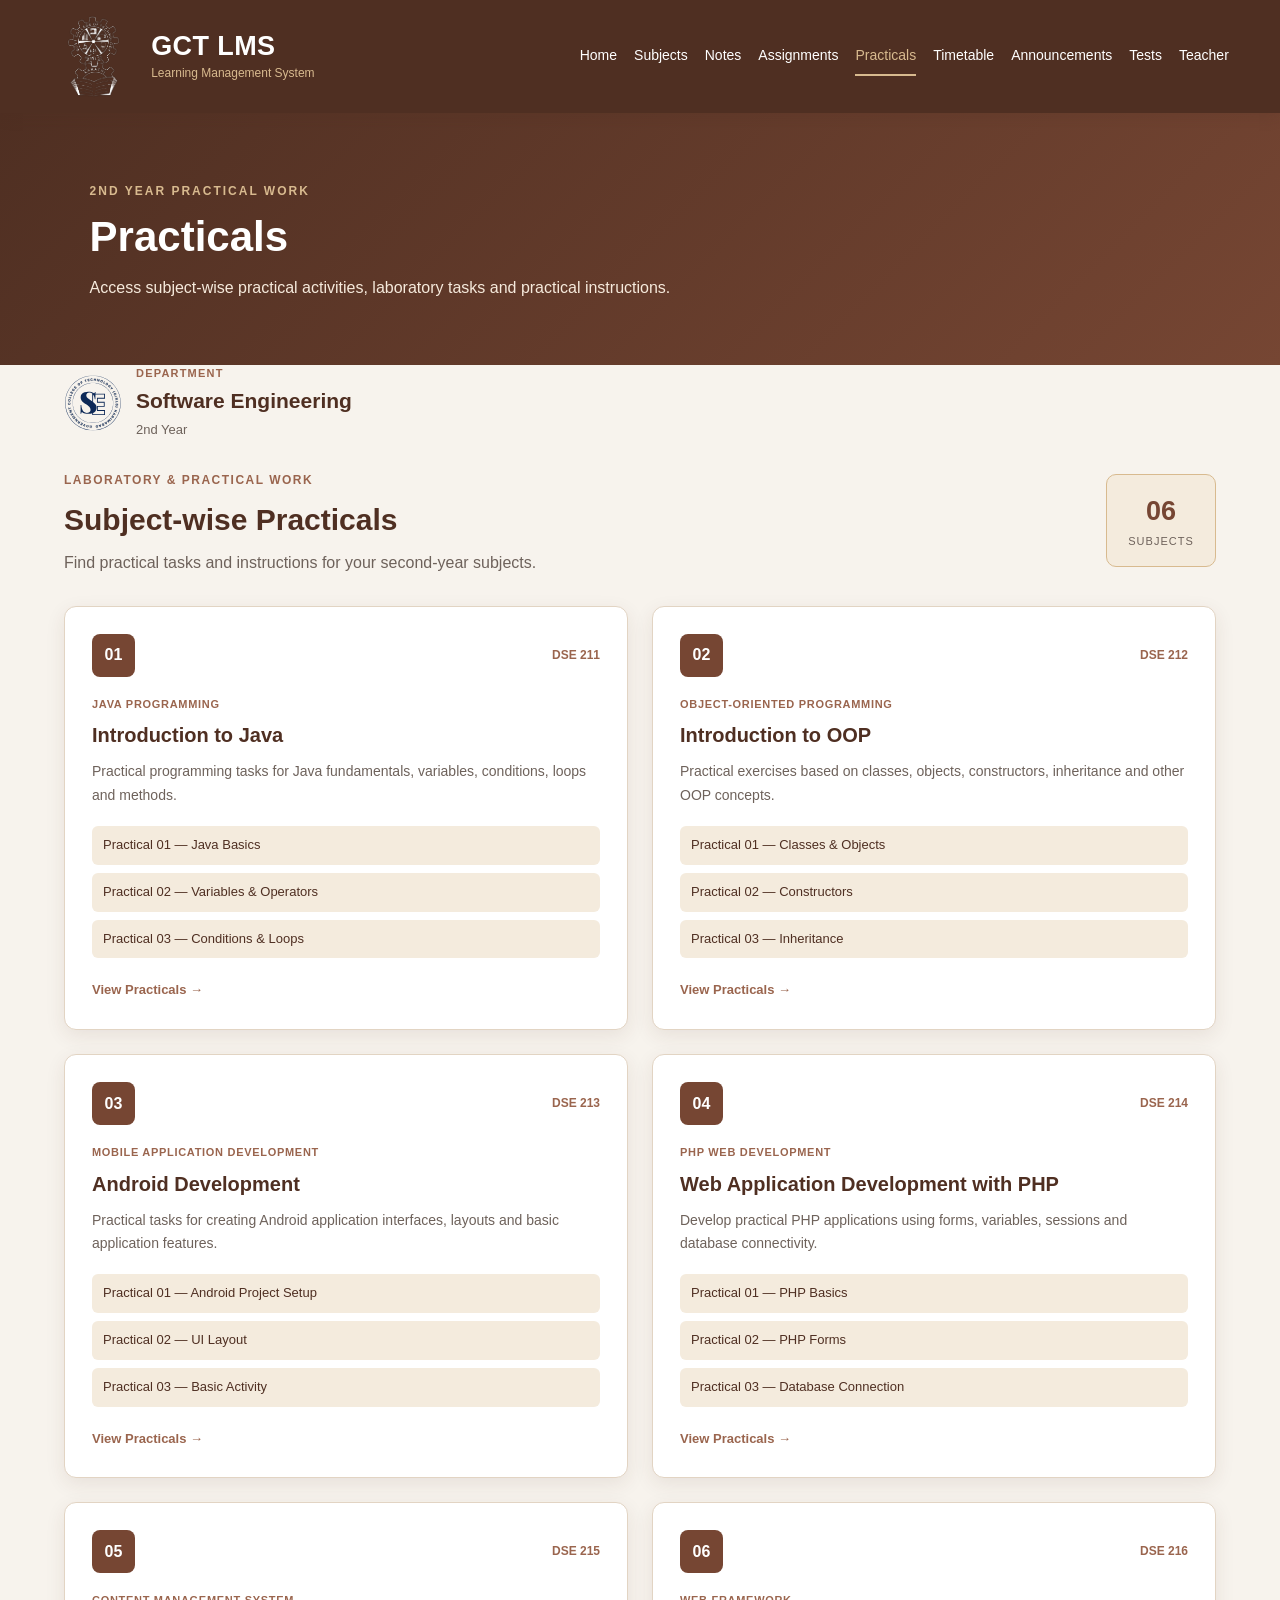
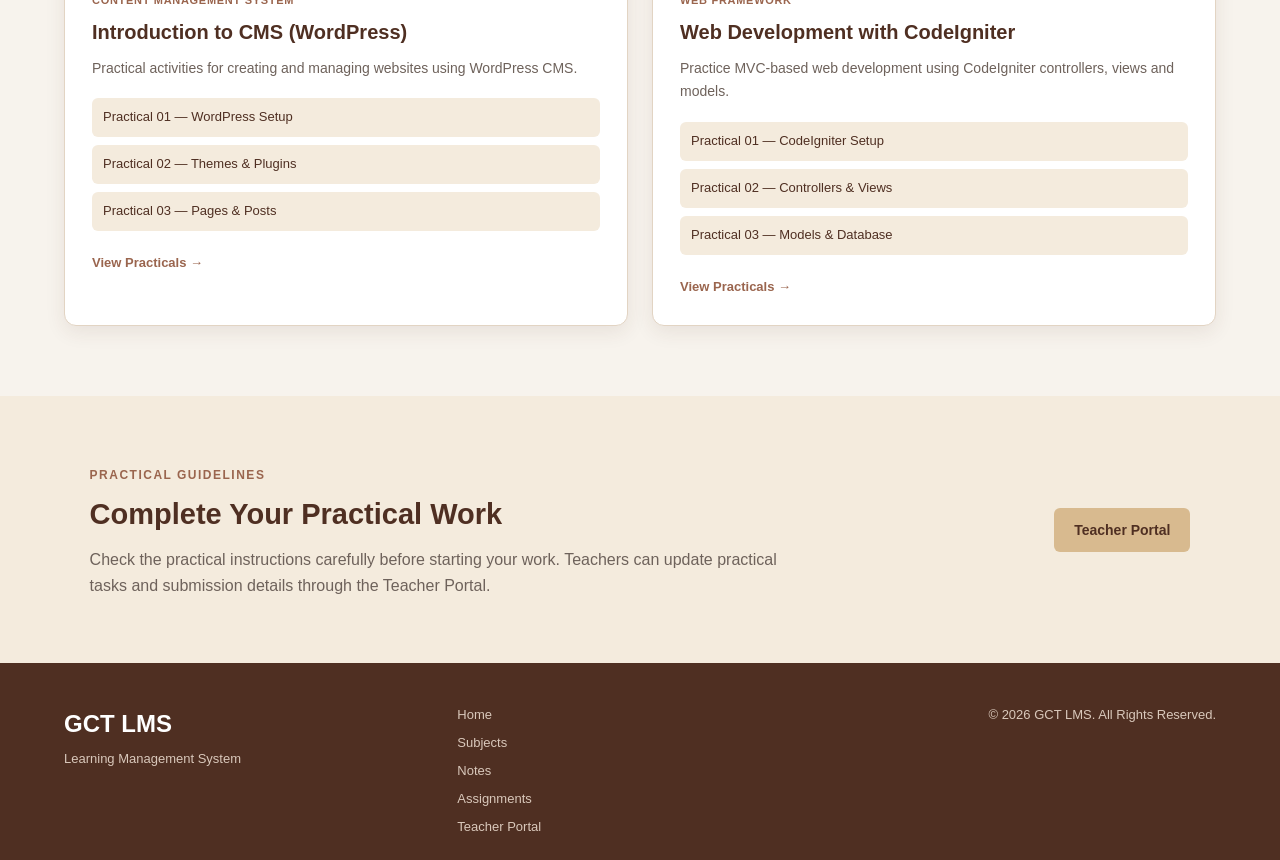
<file: practicals.html>
<!DOCTYPE html>
<html lang="en">

<head>

    <meta charset="UTF-8">

    <meta name="viewport"
          content="width=device-width, initial-scale=1.0">

    <title>Practicals | GCT LMS</title>

    <link rel="stylesheet"
          href="css/style.css">

</head>


<body>


    <!-- HEADER -->

    <header class="header">

        <div class="brand-group">

            <a href="index.html"
               class="college-logo-link">

                <img src="Images/College Logo.svg"
                     alt="Government College of Technology for Girls Logo"
                     class="college-logo">

            </a>

            <div class="brand-text">

                <h1>
                    GCT LMS
                </h1>

                <p>
                    Learning Management System
                </p>

            </div>

        </div>


        <nav class="navbar">

            <a href="index.html">Home</a>
            <a href="subjects.html">Subjects</a>
            <a href="notes.html">Notes</a>
            <a href="assignments.html">Assignments</a>

            <a href="practicals.html"
               class="active">
                Practicals
            </a>

            <a href="timetable.html">Timetable</a>
            <a href="announcements.html">Announcements</a>
            <a href="tests.html">Tests</a>
            <a href="teacher.html">Teacher</a>

        </nav>

    </header>



    <!-- PAGE BANNER -->

    <section class="page-banner">

        <div class="page-banner-content">

            <span class="page-label">
                2nd Year Practical Work
            </span>

            <h2>
                Practicals
            </h2>

            <p>
                Access subject-wise practical activities,
                laboratory tasks and practical instructions.
            </p>

        </div>

    </section>



    <main>


        <section class="section">


            <div class="software-identity">

                <img src="Images/Software Dept Logo.svg"
                     alt="Software Engineering Department Logo">

                <div>

                    <span>
                        Department
                    </span>

                    <h3>
                        Software Engineering
                    </h3>

                    <p>
                        2nd Year
                    </p>

                </div>

            </div>



            <div class="practical-intro">

                <div>

                    <span class="section-label">
                        Laboratory & Practical Work
                    </span>

                    <h2>
                        Subject-wise Practicals
                    </h2>

                    <p>
                        Find practical tasks and instructions
                        for your second-year subjects.
                    </p>

                </div>


                <div class="practical-total">

                    <strong>
                        06
                    </strong>

                    <span>
                        Subjects
                    </span>

                </div>

            </div>



            <div class="practical-grid">


                <article class="practical-card">

                    <div class="practical-top">

                        <span class="practical-number">
                            01
                        </span>

                        <span class="practical-code">
                            DSE 211
                        </span>

                    </div>

                    <span class="practical-type">
                        Java Programming
                    </span>

                    <h3>
                        Introduction to Java
                    </h3>

                    <p>
                        Practical programming tasks for
                        Java fundamentals, variables,
                        conditions, loops and methods.
                    </p>

                    <div class="practical-list">

                        <div>
                            Practical 01 — Java Basics
                        </div>

                        <div>
                            Practical 02 — Variables & Operators
                        </div>

                        <div>
                            Practical 03 — Conditions & Loops
                        </div>

                    </div>

                    <a href="#"
                       class="practical-button">

                        View Practicals →

                    </a>

                </article>



                <article class="practical-card">

                    <div class="practical-top">

                        <span class="practical-number">
                            02
                        </span>

                        <span class="practical-code">
                            DSE 212
                        </span>

                    </div>

                    <span class="practical-type">
                        Object-Oriented Programming
                    </span>

                    <h3>
                        Introduction to OOP
                    </h3>

                    <p>
                        Practical exercises based on
                        classes, objects, constructors,
                        inheritance and other OOP concepts.
                    </p>

                    <div class="practical-list">

                        <div>
                            Practical 01 — Classes & Objects
                        </div>

                        <div>
                            Practical 02 — Constructors
                        </div>

                        <div>
                            Practical 03 — Inheritance
                        </div>

                    </div>

                    <a href="#"
                       class="practical-button">

                        View Practicals →

                    </a>

                </article>



                <article class="practical-card">

                    <div class="practical-top">

                        <span class="practical-number">
                            03
                        </span>

                        <span class="practical-code">
                            DSE 213
                        </span>

                    </div>

                    <span class="practical-type">
                        Mobile Application Development
                    </span>

                    <h3>
                        Android Development
                    </h3>

                    <p>
                        Practical tasks for creating
                        Android application interfaces,
                        layouts and basic application features.
                    </p>

                    <div class="practical-list">

                        <div>
                            Practical 01 — Android Project Setup
                        </div>

                        <div>
                            Practical 02 — UI Layout
                        </div>

                        <div>
                            Practical 03 — Basic Activity
                        </div>

                    </div>

                    <a href="#"
                       class="practical-button">

                        View Practicals →

                    </a>

                </article>



                <article class="practical-card">

                    <div class="practical-top">

                        <span class="practical-number">
                            04
                        </span>

                        <span class="practical-code">
                            DSE 214
                        </span>

                    </div>

                    <span class="practical-type">
                        PHP Web Development
                    </span>

                    <h3>
                        Web Application Development with PHP
                    </h3>

                    <p>
                        Develop practical PHP applications
                        using forms, variables, sessions and
                        database connectivity.
                    </p>

                    <div class="practical-list">

                        <div>
                            Practical 01 — PHP Basics
                        </div>

                        <div>
                            Practical 02 — PHP Forms
                        </div>

                        <div>
                            Practical 03 — Database Connection
                        </div>

                    </div>

                    <a href="#"
                       class="practical-button">

                        View Practicals →

                    </a>

                </article>



                <article class="practical-card">

                    <div class="practical-top">

                        <span class="practical-number">
                            05
                        </span>

                        <span class="practical-code">
                            DSE 215
                        </span>

                    </div>

                    <span class="practical-type">
                        Content Management System
                    </span>

                    <h3>
                        Introduction to CMS (WordPress)
                    </h3>

                    <p>
                        Practical activities for creating
                        and managing websites using
                        WordPress CMS.
                    </p>

                    <div class="practical-list">

                        <div>
                            Practical 01 — WordPress Setup
                        </div>

                        <div>
                            Practical 02 — Themes & Plugins
                        </div>

                        <div>
                            Practical 03 — Pages & Posts
                        </div>

                    </div>

                    <a href="#"
                       class="practical-button">

                        View Practicals →

                    </a>

                </article>



                <article class="practical-card">

                    <div class="practical-top">

                        <span class="practical-number">
                            06
                        </span>

                        <span class="practical-code">
                            DSE 216
                        </span>

                    </div>

                    <span class="practical-type">
                        Web Framework
                    </span>

                    <h3>
                        Web Development with CodeIgniter
                    </h3>

                    <p>
                        Practice MVC-based web development
                        using CodeIgniter controllers,
                        views and models.
                    </p>

                    <div class="practical-list">

                        <div>
                            Practical 01 — CodeIgniter Setup
                        </div>

                        <div>
                            Practical 02 — Controllers & Views
                        </div>

                        <div>
                            Practical 03 — Models & Database
                        </div>

                    </div>

                    <a href="#"
                       class="practical-button">

                        View Practicals →

                    </a>

                </article>


            </div>

        </section>



        <section class="practical-info-section">

            <div class="practical-info-content">

                <div>

                    <span class="section-label">
                        Practical Guidelines
                    </span>

                    <h2>
                        Complete Your Practical Work
                    </h2>

                    <p>
                        Check the practical instructions
                        carefully before starting your work.
                        Teachers can update practical tasks
                        and submission details through the
                        Teacher Portal.
                    </p>

                </div>


                <div class="resource-actions">

                    <a href="teacher.html"
                       class="btn primary-btn">

                        Teacher Portal

                    </a>

                </div>

            </div>

        </section>


    </main>



    <footer class="footer">

        <div>

            <h2>
                GCT LMS
            </h2>

            <p>
                Learning Management System
            </p>

        </div>


        <div class="footer-links">

            <a href="index.html">Home</a>
            <a href="subjects.html">Subjects</a>
            <a href="notes.html">Notes</a>
            <a href="assignments.html">Assignments</a>
            <a href="teacher.html">Teacher Portal</a>

        </div>


        <div class="copyright">

            <p>
                © 2026 GCT LMS. All Rights Reserved.
            </p>

        </div>

    </footer>


</body>

</html>
</file>
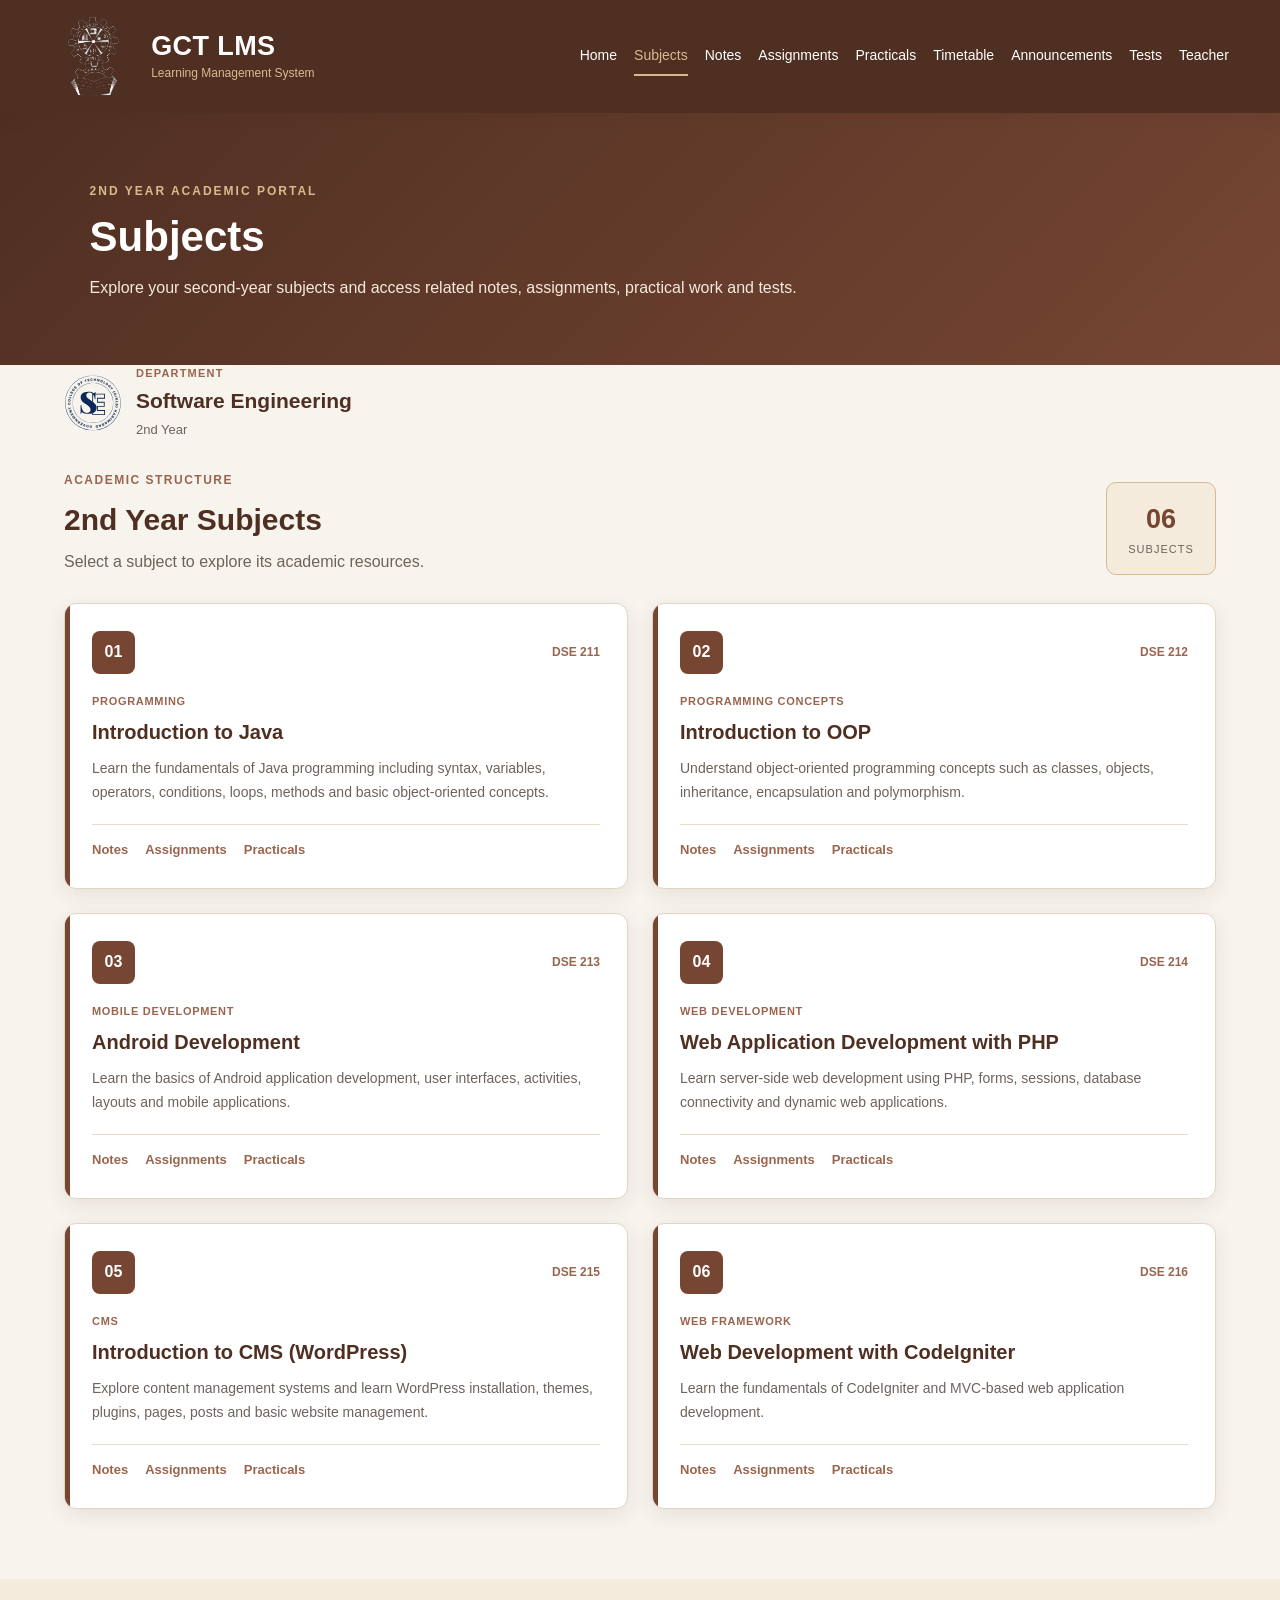
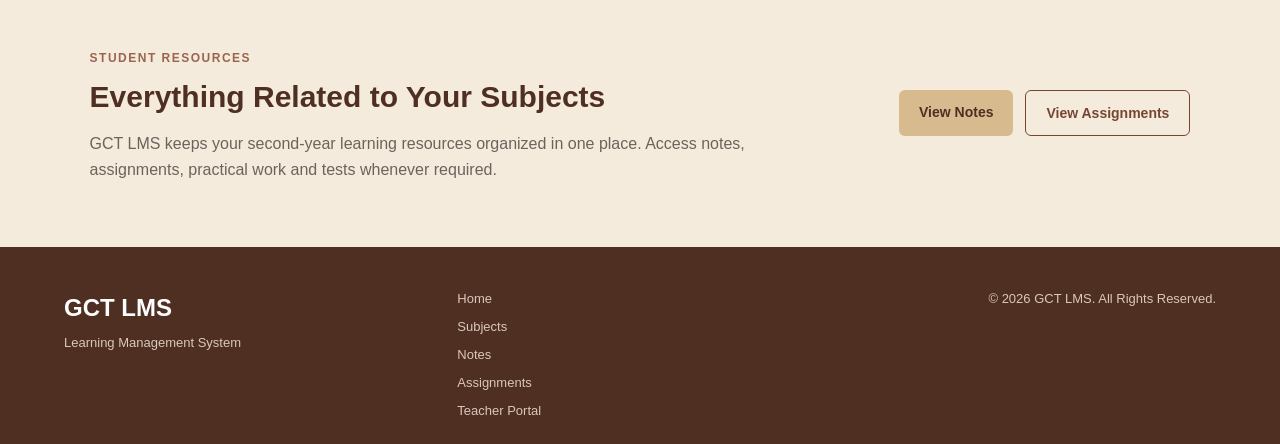
<file: subjects.html>
<!DOCTYPE html>
<html lang="en">

<head>

    <meta charset="UTF-8">

    <meta name="viewport"
          content="width=device-width, initial-scale=1.0">

    <title>Subjects | GCT LMS</title>

    <link rel="stylesheet"
          href="css/style.css">

</head>


<body>


    <!-- HEADER -->

    <header class="header">

        <div class="brand-group">

            <a href="index.html"
               class="college-logo-link">

                <img src="Images/College Logo.svg"
                     alt="Government College of Technology for Girls Logo"
                     class="college-logo">

            </a>


            <div class="brand-text">

                <h1>
                    GCT LMS
                </h1>

                <p>
                    Learning Management System
                </p>

            </div>

        </div>


        <nav class="navbar">

            <a href="index.html">Home</a>

            <a href="subjects.html"
               class="active">Subjects</a>

            <a href="notes.html">Notes</a>

            <a href="assignments.html">Assignments</a>

            <a href="practicals.html">Practicals</a>

            <a href="timetable.html">Timetable</a>

            <a href="announcements.html">Announcements</a>

            <a href="tests.html">Tests</a>

            <a href="teacher.html">Teacher</a>

        </nav>

    </header>



    <!-- PAGE BANNER -->

    <section class="page-banner">

        <div class="page-banner-content">

            <span class="page-label">
                2nd Year Academic Portal
            </span>

            <h2>
                Subjects
            </h2>

            <p>
                Explore your second-year subjects and
                access related notes, assignments,
                practical work and tests.
            </p>

        </div>

    </section>



    <main>


        <section class="section">


            <div class="software-identity">

                <img src="Images/Software Dept Logo.svg"
                     alt="Software Engineering Department Logo">

                <div>

                    <span>
                        Department
                    </span>

                    <h3>
                        Software Engineering
                    </h3>

                    <p>
                        2nd Year
                    </p>

                </div>

            </div>



            <div class="section-heading">

                <div>

                    <span class="section-label">
                        Academic Structure
                    </span>

                    <h2>
                        2nd Year Subjects
                    </h2>

                    <p class="section-description">
                        Select a subject to explore its
                        academic resources.
                    </p>

                </div>


                <div class="subject-total">

                    <strong>
                        06
                    </strong>

                    <span>
                        Subjects
                    </span>

                </div>

            </div>



            <div class="subjects-grid">


                <article class="subject-card">

                    <div class="subject-top">

                        <span class="subject-number">
                            01
                        </span>

                        <span class="subject-code">
                            DSE 211
                        </span>

                    </div>


                    <span class="subject-type">
                        Programming
                    </span>


                    <h3>
                        Introduction to Java
                    </h3>


                    <p>
                        Learn the fundamentals of Java
                        programming including syntax,
                        variables, operators, conditions,
                        loops, methods and basic
                        object-oriented concepts.
                    </p>


                    <div class="subject-resources">

                        <a href="notes.html">Notes</a>

                        <a href="assignments.html">
                            Assignments
                        </a>

                        <a href="practicals.html">
                            Practicals
                        </a>

                    </div>

                </article>



                <article class="subject-card">

                    <div class="subject-top">

                        <span class="subject-number">
                            02
                        </span>

                        <span class="subject-code">
                            DSE 212
                        </span>

                    </div>

                    <span class="subject-type">
                        Programming Concepts
                    </span>

                    <h3>
                        Introduction to OOP
                    </h3>

                    <p>
                        Understand object-oriented
                        programming concepts such as
                        classes, objects, inheritance,
                        encapsulation and polymorphism.
                    </p>

                    <div class="subject-resources">

                        <a href="notes.html">Notes</a>

                        <a href="assignments.html">
                            Assignments
                        </a>

                        <a href="practicals.html">
                            Practicals
                        </a>

                    </div>

                </article>



                <article class="subject-card">

                    <div class="subject-top">

                        <span class="subject-number">
                            03
                        </span>

                        <span class="subject-code">
                            DSE 213
                        </span>

                    </div>

                    <span class="subject-type">
                        Mobile Development
                    </span>

                    <h3>
                        Android Development
                    </h3>

                    <p>
                        Learn the basics of Android
                        application development,
                        user interfaces, activities,
                        layouts and mobile applications.
                    </p>

                    <div class="subject-resources">

                        <a href="notes.html">Notes</a>

                        <a href="assignments.html">
                            Assignments
                        </a>

                        <a href="practicals.html">
                            Practicals
                        </a>

                    </div>

                </article>



                <article class="subject-card">

                    <div class="subject-top">

                        <span class="subject-number">
                            04
                        </span>

                        <span class="subject-code">
                            DSE 214
                        </span>

                    </div>

                    <span class="subject-type">
                        Web Development
                    </span>

                    <h3>
                        Web Application Development with PHP
                    </h3>

                    <p>
                        Learn server-side web development
                        using PHP, forms, sessions,
                        database connectivity and
                        dynamic web applications.
                    </p>

                    <div class="subject-resources">

                        <a href="notes.html">Notes</a>

                        <a href="assignments.html">
                            Assignments
                        </a>

                        <a href="practicals.html">
                            Practicals
                        </a>

                    </div>

                </article>



                <article class="subject-card">

                    <div class="subject-top">

                        <span class="subject-number">
                            05
                        </span>

                        <span class="subject-code">
                            DSE 215
                        </span>

                    </div>

                    <span class="subject-type">
                        CMS
                    </span>

                    <h3>
                        Introduction to CMS (WordPress)
                    </h3>

                    <p>
                        Explore content management systems
                        and learn WordPress installation,
                        themes, plugins, pages, posts
                        and basic website management.
                    </p>

                    <div class="subject-resources">

                        <a href="notes.html">Notes</a>

                        <a href="assignments.html">
                            Assignments
                        </a>

                        <a href="practicals.html">
                            Practicals
                        </a>

                    </div>

                </article>



                <article class="subject-card">

                    <div class="subject-top">

                        <span class="subject-number">
                            06
                        </span>

                        <span class="subject-code">
                            DSE 216
                        </span>

                    </div>

                    <span class="subject-type">
                        Web Framework
                    </span>

                    <h3>
                        Web Development with CodeIgniter
                    </h3>

                    <p>
                        Learn the fundamentals of
                        CodeIgniter and MVC-based web
                        application development.
                    </p>

                    <div class="subject-resources">

                        <a href="notes.html">Notes</a>

                        <a href="assignments.html">
                            Assignments
                        </a>

                        <a href="practicals.html">
                            Practicals
                        </a>

                    </div>

                </article>


            </div>

        </section>



        <section class="resource-section">

            <div class="resource-content">

                <div>

                    <span class="section-label">
                        Student Resources
                    </span>

                    <h2>
                        Everything Related to Your Subjects
                    </h2>

                    <p>
                        GCT LMS keeps your second-year
                        learning resources organized in
                        one place. Access notes, assignments,
                        practical work and tests whenever
                        required.
                    </p>

                </div>


                <div class="resource-actions">

                    <a href="notes.html"
                       class="btn primary-btn">

                        View Notes

                    </a>


                    <a href="assignments.html"
                       class="btn secondary-resource-btn">

                        View Assignments

                    </a>

                </div>

            </div>

        </section>


    </main>



    <!-- FOOTER -->

    <footer class="footer">

        <div>

            <h2>
                GCT LMS
            </h2>

            <p>
                Learning Management System
            </p>

        </div>


        <div class="footer-links">

            <a href="index.html">Home</a>

            <a href="subjects.html">Subjects</a>

            <a href="notes.html">Notes</a>

            <a href="assignments.html">Assignments</a>

            <a href="teacher.html">
                Teacher Portal
            </a>

        </div>


        <div class="copyright">

            <p>
                © 2026 GCT LMS. All Rights Reserved.
            </p>

        </div>

    </footer>


</body>

</html>
</file>
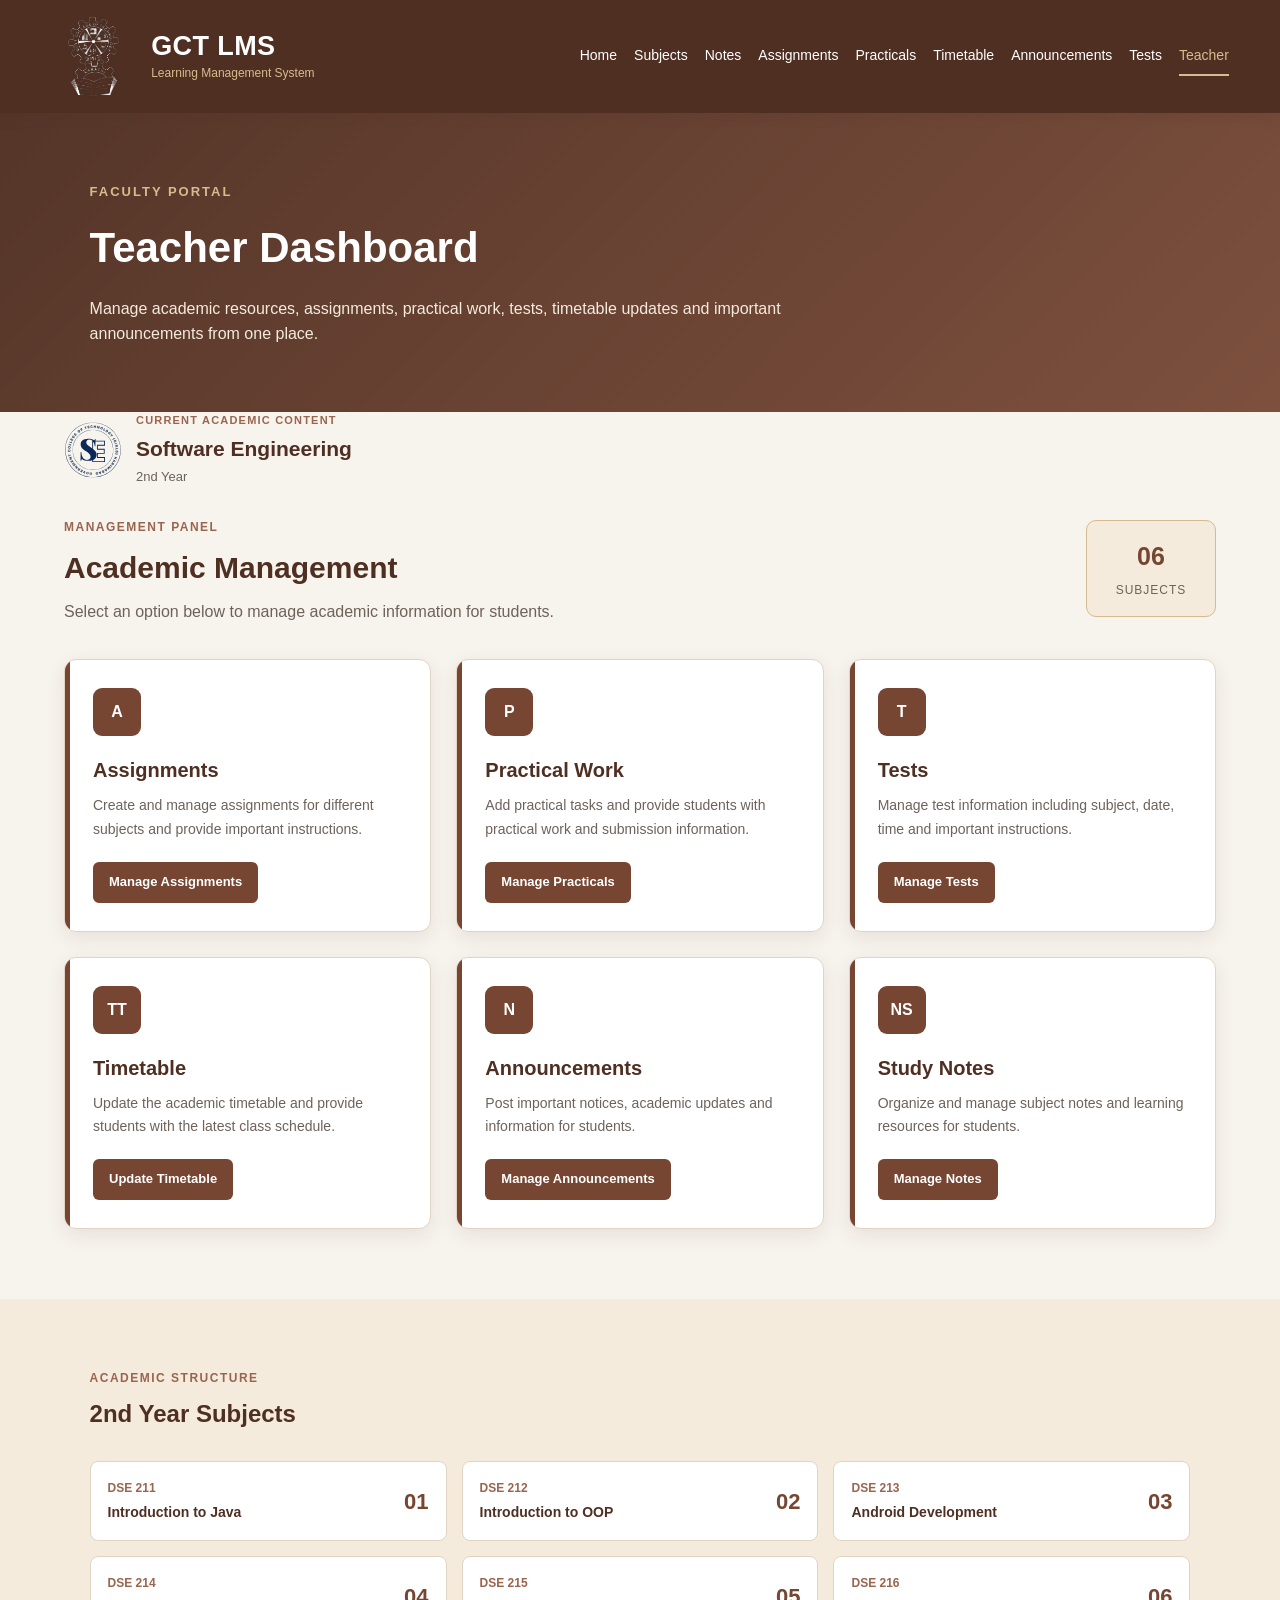
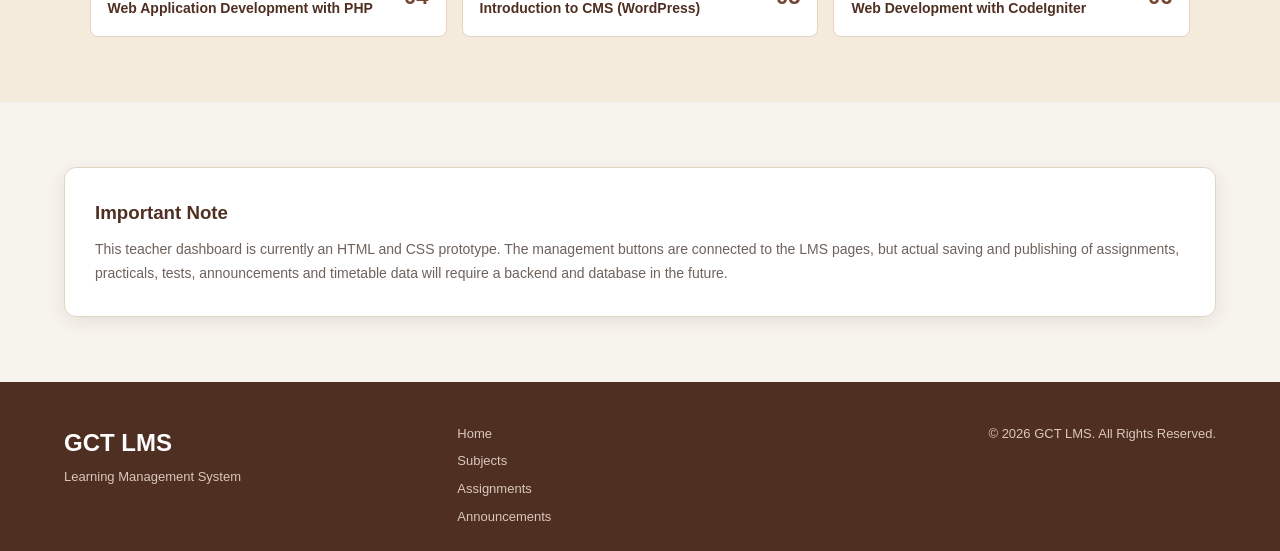
<file: teacher.html>
<!DOCTYPE html>
<html lang="en">

<head>

    <meta charset="UTF-8">

    <meta name="viewport"
          content="width=device-width, initial-scale=1.0">

    <title>Teacher Dashboard | GCT LMS</title>

    <link rel="stylesheet"
          href="css/style.css">

</head>


<body>


    <!-- =========================================
         HEADER
         ========================================= -->

    <header class="header">

        <div class="brand-group">

            <!-- COLLEGE LOGO -->

            <a href="index.html"
               class="college-logo-link">

                <img src="Images/College Logo.svg"
                     alt="Government College of Technology for Girls Logo"
                     class="college-logo">

            </a>


            <!-- LMS NAME -->

            <div class="brand-text">

                <h1>
                    GCT LMS
                </h1>

                <p>
                    Learning Management System
                </p>

            </div>

        </div>



        <!-- NAVIGATION -->

        <nav class="navbar">

            <a href="index.html">
                Home
            </a>

            <a href="subjects.html">
                Subjects
            </a>

            <a href="notes.html">
                Notes
            </a>

            <a href="assignments.html">
                Assignments
            </a>

            <a href="practicals.html">
                Practicals
            </a>

            <a href="timetable.html">
                Timetable
            </a>

            <a href="announcements.html">
                Announcements
            </a>

            <a href="tests.html">
                Tests
            </a>

            <a href="teacher.html"
               class="active">
                Teacher
            </a>

        </nav>

    </header>



    <!-- =========================================
         TEACHER BANNER
         ========================================= -->

    <section class="teacher-banner">

        <div class="teacher-banner-content">

            <span class="teacher-label">
                Faculty Portal
            </span>

            <h2>
                Teacher Dashboard
            </h2>

            <p>
                Manage academic resources, assignments,
                practical work, tests, timetable updates
                and important announcements from one place.
            </p>

        </div>

    </section>



    <!-- =========================================
         MAIN CONTENT
         ========================================= -->

    <main>


        <section class="section">


            <!-- SOFTWARE ENGINEERING IDENTITY -->

            <div class="software-identity">

                <img src="Images/Software Dept Logo.svg"
                     alt="Software Engineering Department Logo">

                <div>

                    <span>
                        Current Academic Content
                    </span>

                    <h3>
                        Software Engineering
                    </h3>

                    <p>
                        2nd Year
                    </p>

                </div>

            </div>



            <!-- DASHBOARD INTRO -->

            <div class="teacher-intro">

                <div>

                    <span class="section-label">
                        Management Panel
                    </span>

                    <h2>
                        Academic Management
                    </h2>

                    <p>
                        Select an option below to manage
                        academic information for students.
                    </p>

                </div>


                <div class="teacher-status">

                    <strong>
                        06
                    </strong>

                    <span>
                        Subjects
                    </span>

                </div>

            </div>



            <!-- MANAGEMENT CARDS -->

            <div class="management-grid">


                <div class="management-card">

                    <div class="management-icon">
                        A
                    </div>

                    <h3>
                        Assignments
                    </h3>

                    <p>
                        Create and manage assignments
                        for different subjects and
                        provide important instructions.
                    </p>

                    <a href="assignments.html"
                       class="manage-button">

                        Manage Assignments

                    </a>

                </div>



                <div class="management-card">

                    <div class="management-icon">
                        P
                    </div>

                    <h3>
                        Practical Work
                    </h3>

                    <p>
                        Add practical tasks and provide
                        students with practical work
                        and submission information.
                    </p>

                    <a href="practicals.html"
                       class="manage-button">

                        Manage Practicals

                    </a>

                </div>



                <div class="management-card">

                    <div class="management-icon">
                        T
                    </div>

                    <h3>
                        Tests
                    </h3>

                    <p>
                        Manage test information including
                        subject, date, time and important
                        instructions.
                    </p>

                    <a href="tests.html"
                       class="manage-button">

                        Manage Tests

                    </a>

                </div>



                <div class="management-card">

                    <div class="management-icon">
                        TT
                    </div>

                    <h3>
                        Timetable
                    </h3>

                    <p>
                        Update the academic timetable
                        and provide students with the
                        latest class schedule.
                    </p>

                    <a href="timetable.html"
                       class="manage-button">

                        Update Timetable

                    </a>

                </div>



                <div class="management-card">

                    <div class="management-icon">
                        N
                    </div>

                    <h3>
                        Announcements
                    </h3>

                    <p>
                        Post important notices,
                        academic updates and information
                        for students.
                    </p>

                    <a href="announcements.html"
                       class="manage-button">

                        Manage Announcements

                    </a>

                </div>



                <div class="management-card">

                    <div class="management-icon">
                        NS
                    </div>

                    <h3>
                        Study Notes
                    </h3>

                    <p>
                        Organize and manage subject notes
                        and learning resources for students.
                    </p>

                    <a href="notes.html"
                       class="manage-button">

                        Manage Notes

                    </a>

                </div>


            </div>

        </section>



        <!-- SUBJECT SUMMARY -->

        <section class="teacher-subjects">


            <div class="teacher-subject-inner">

                <span class="section-label">
                    Academic Structure
                </span>

                <h2>
                    2nd Year Subjects
                </h2>


                <div class="teacher-subject-grid">


                    <div class="teacher-subject-item">

                        <div>

                            <div class="teacher-subject-code">
                                DSE 211
                            </div>

                            <div class="teacher-subject-name">
                                Introduction to Java
                            </div>

                        </div>

                        <span class="teacher-subject-number">
                            01
                        </span>

                    </div>



                    <div class="teacher-subject-item">

                        <div>

                            <div class="teacher-subject-code">
                                DSE 212
                            </div>

                            <div class="teacher-subject-name">
                                Introduction to OOP
                            </div>

                        </div>

                        <span class="teacher-subject-number">
                            02
                        </span>

                    </div>



                    <div class="teacher-subject-item">

                        <div>

                            <div class="teacher-subject-code">
                                DSE 213
                            </div>

                            <div class="teacher-subject-name">
                                Android Development
                            </div>

                        </div>

                        <span class="teacher-subject-number">
                            03
                        </span>

                    </div>



                    <div class="teacher-subject-item">

                        <div>

                            <div class="teacher-subject-code">
                                DSE 214
                            </div>

                            <div class="teacher-subject-name">
                                Web Application Development with PHP
                            </div>

                        </div>

                        <span class="teacher-subject-number">
                            04
                        </span>

                    </div>



                    <div class="teacher-subject-item">

                        <div>

                            <div class="teacher-subject-code">
                                DSE 215
                            </div>

                            <div class="teacher-subject-name">
                                Introduction to CMS (WordPress)
                            </div>

                        </div>

                        <span class="teacher-subject-number">
                            05
                        </span>

                    </div>



                    <div class="teacher-subject-item">

                        <div>

                            <div class="teacher-subject-code">
                                DSE 216
                            </div>

                            <div class="teacher-subject-name">
                                Web Development with CodeIgniter
                            </div>

                        </div>

                        <span class="teacher-subject-number">
                            06
                        </span>

                    </div>


                </div>

            </div>

        </section>



        <!-- INFORMATION -->

        <section class="teacher-info">

            <h3>
                Important Note
            </h3>

            <p>
                This teacher dashboard is currently an
                HTML and CSS prototype. The management
                buttons are connected to the LMS pages,
                but actual saving and publishing of
                assignments, practicals, tests,
                announcements and timetable data will
                require a backend and database in the
                future.
            </p>

        </section>


    </main>



    <!-- FOOTER -->

    <footer class="footer">

        <div>

            <h2>
                GCT LMS
            </h2>

            <p>
                Learning Management System
            </p>

        </div>


        <div class="footer-links">

            <a href="index.html">
                Home
            </a>

            <a href="subjects.html">
                Subjects
            </a>

            <a href="assignments.html">
                Assignments
            </a>

            <a href="announcements.html">
                Announcements
            </a>

        </div>


        <div class="copyright">

            <p>
                © 2026 GCT LMS. All Rights Reserved.
            </p>

        </div>

    </footer>


</body>

</html>
</file>
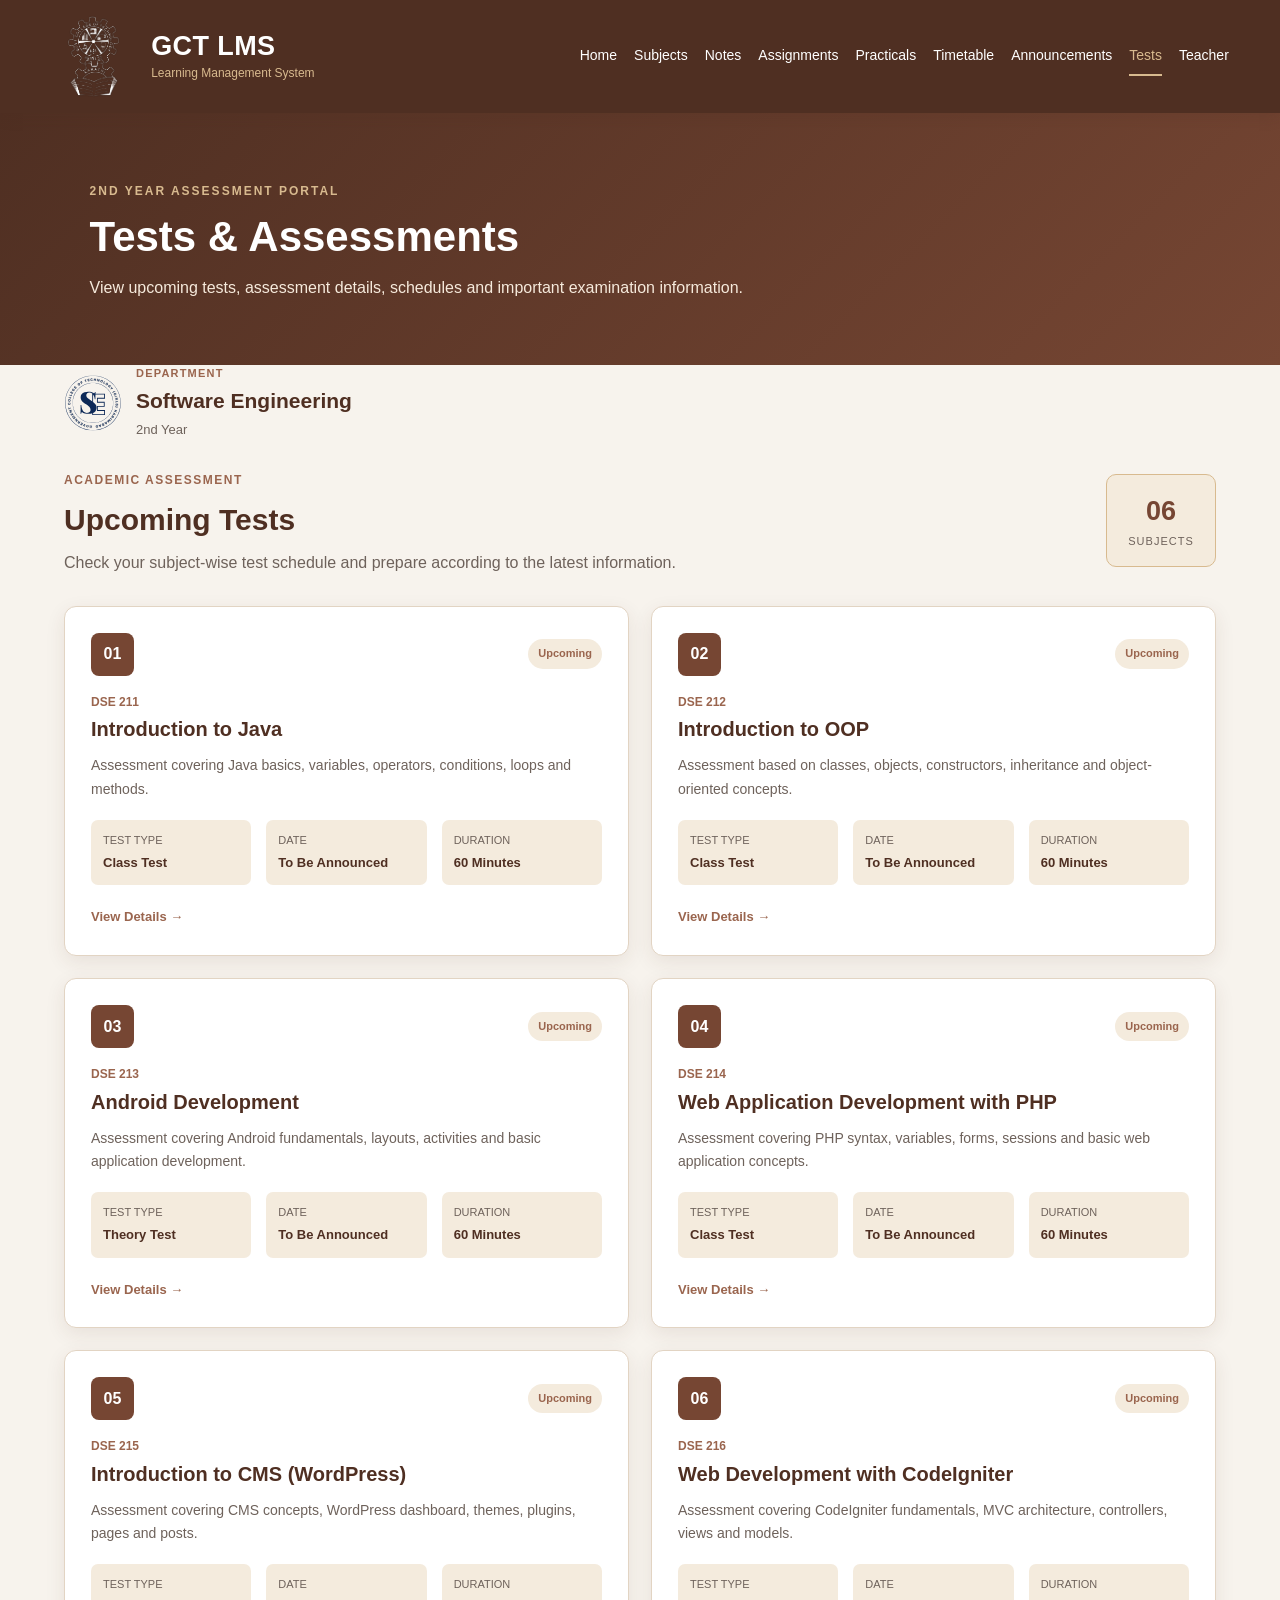
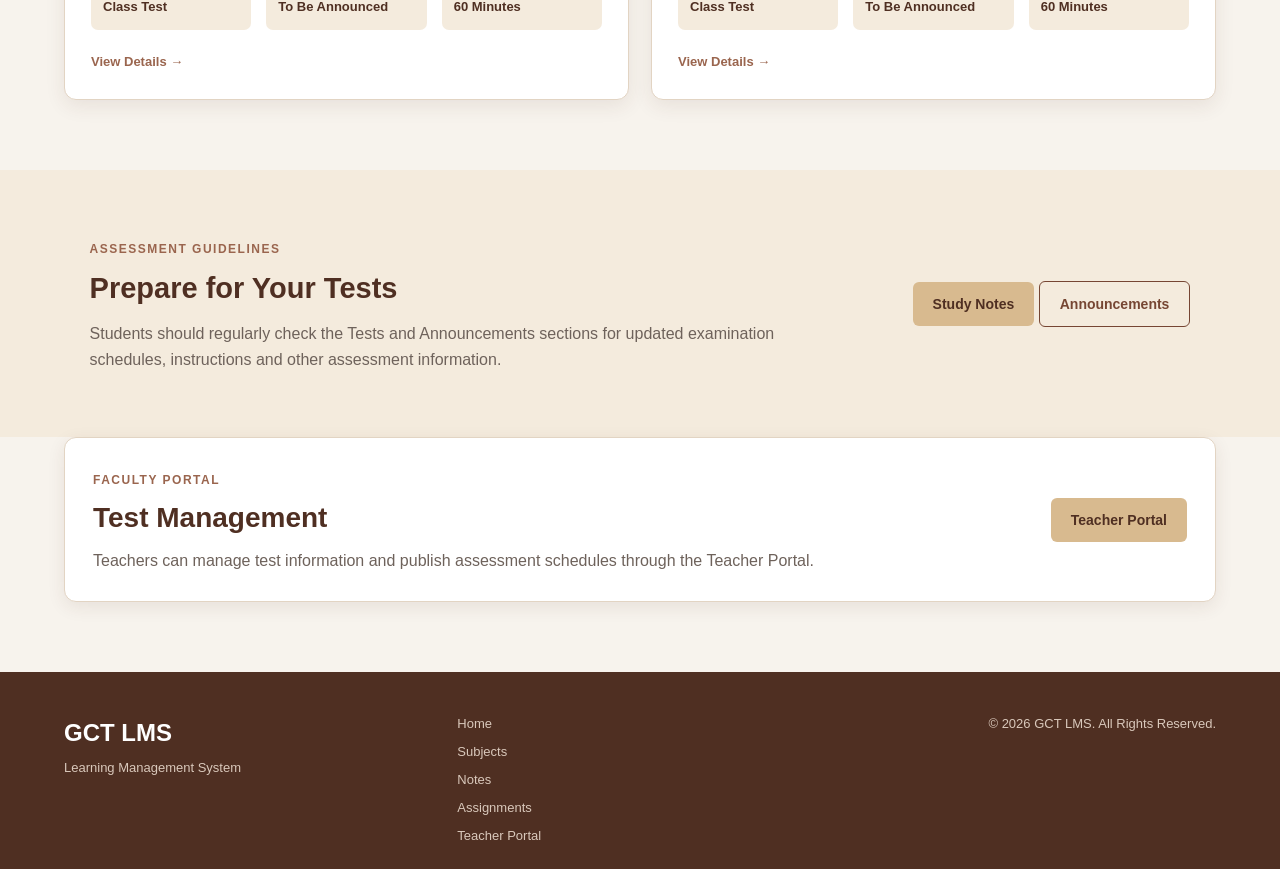
<file: tests.html>
<!DOCTYPE html>
<html lang="en">

<head>

    <meta charset="UTF-8">

    <meta name="viewport"
          content="width=device-width, initial-scale=1.0">

    <title>Tests | GCT LMS</title>

    <link rel="stylesheet"
          href="css/style.css">

</head>


<body>


    <!-- HEADER -->

    <header class="header">

        <div class="brand-group">

            <a href="index.html"
               class="college-logo-link">

                <img src="Images/College Logo.svg"
                     alt="Government College of Technology for Girls Logo"
                     class="college-logo">

            </a>

            <div class="brand-text">

                <h1>
                    GCT LMS
                </h1>

                <p>
                    Learning Management System
                </p>

            </div>

        </div>


        <nav class="navbar">

            <a href="index.html">Home</a>
            <a href="subjects.html">Subjects</a>
            <a href="notes.html">Notes</a>
            <a href="assignments.html">Assignments</a>
            <a href="practicals.html">Practicals</a>
            <a href="timetable.html">Timetable</a>
            <a href="announcements.html">Announcements</a>

            <a href="tests.html"
               class="active">
                Tests
            </a>

            <a href="teacher.html">Teacher</a>

        </nav>

    </header>



    <!-- PAGE BANNER -->

    <section class="page-banner">

        <div class="page-banner-content">

            <span class="page-label">
                2nd Year Assessment Portal
            </span>

            <h2>
                Tests & Assessments
            </h2>

            <p>
                View upcoming tests, assessment details,
                schedules and important examination
                information.
            </p>

        </div>

    </section>



    <main>


        <section class="section">


            <div class="software-identity">

                <img src="Images/Software Dept Logo.svg"
                     alt="Software Engineering Department Logo">

                <div>

                    <span>
                        Department
                    </span>

                    <h3>
                        Software Engineering
                    </h3>

                    <p>
                        2nd Year
                    </p>

                </div>

            </div>



            <div class="test-intro">

                <div>

                    <span class="section-label">
                        Academic Assessment
                    </span>

                    <h2>
                        Upcoming Tests
                    </h2>

                    <p>
                        Check your subject-wise test schedule
                        and prepare according to the latest
                        information.
                    </p>

                </div>


                <div class="test-total">

                    <strong>
                        06
                    </strong>

                    <span>
                        Subjects
                    </span>

                </div>

            </div>



            <div class="test-grid">


                <article class="test-card">

                    <div class="test-card-top">

                        <span class="test-number">
                            01
                        </span>

                        <span class="test-status upcoming">
                            Upcoming
                        </span>

                    </div>

                    <span class="test-code">
                        DSE 211
                    </span>

                    <h3>
                        Introduction to Java
                    </h3>

                    <p>
                        Assessment covering Java basics,
                        variables, operators, conditions,
                        loops and methods.
                    </p>

                    <div class="test-details">

                        <div>
                            <span>Test Type</span>
                            <strong>Class Test</strong>
                        </div>

                        <div>
                            <span>Date</span>
                            <strong>To Be Announced</strong>
                        </div>

                        <div>
                            <span>Duration</span>
                            <strong>60 Minutes</strong>
                        </div>

                    </div>

                    <a href="#"
                       class="test-button">

                        View Details →

                    </a>

                </article>



                <article class="test-card">

                    <div class="test-card-top">

                        <span class="test-number">
                            02
                        </span>

                        <span class="test-status upcoming">
                            Upcoming
                        </span>

                    </div>

                    <span class="test-code">
                        DSE 212
                    </span>

                    <h3>
                        Introduction to OOP
                    </h3>

                    <p>
                        Assessment based on classes,
                        objects, constructors, inheritance
                        and object-oriented concepts.
                    </p>

                    <div class="test-details">

                        <div>
                            <span>Test Type</span>
                            <strong>Class Test</strong>
                        </div>

                        <div>
                            <span>Date</span>
                            <strong>To Be Announced</strong>
                        </div>

                        <div>
                            <span>Duration</span>
                            <strong>60 Minutes</strong>
                        </div>

                    </div>

                    <a href="#"
                       class="test-button">

                        View Details →

                    </a>

                </article>



                <article class="test-card">

                    <div class="test-card-top">

                        <span class="test-number">
                            03
                        </span>

                        <span class="test-status upcoming">
                            Upcoming
                        </span>

                    </div>

                    <span class="test-code">
                        DSE 213
                    </span>

                    <h3>
                        Android Development
                    </h3>

                    <p>
                        Assessment covering Android
                        fundamentals, layouts, activities
                        and basic application development.
                    </p>

                    <div class="test-details">

                        <div>
                            <span>Test Type</span>
                            <strong>Theory Test</strong>
                        </div>

                        <div>
                            <span>Date</span>
                            <strong>To Be Announced</strong>
                        </div>

                        <div>
                            <span>Duration</span>
                            <strong>60 Minutes</strong>
                        </div>

                    </div>

                    <a href="#"
                       class="test-button">

                        View Details →

                    </a>

                </article>



                <article class="test-card">

                    <div class="test-card-top">

                        <span class="test-number">
                            04
                        </span>

                        <span class="test-status upcoming">
                            Upcoming
                        </span>

                    </div>

                    <span class="test-code">
                        DSE 214
                    </span>

                    <h3>
                        Web Application Development with PHP
                    </h3>

                    <p>
                        Assessment covering PHP syntax,
                        variables, forms, sessions and
                        basic web application concepts.
                    </p>

                    <div class="test-details">

                        <div>
                            <span>Test Type</span>
                            <strong>Class Test</strong>
                        </div>

                        <div>
                            <span>Date</span>
                            <strong>To Be Announced</strong>
                        </div>

                        <div>
                            <span>Duration</span>
                            <strong>60 Minutes</strong>
                        </div>

                    </div>

                    <a href="#"
                       class="test-button">

                        View Details →

                    </a>

                </article>



                <article class="test-card">

                    <div class="test-card-top">

                        <span class="test-number">
                            05
                        </span>

                        <span class="test-status upcoming">
                            Upcoming
                        </span>

                    </div>

                    <span class="test-code">
                        DSE 215
                    </span>

                    <h3>
                        Introduction to CMS (WordPress)
                    </h3>

                    <p>
                        Assessment covering CMS concepts,
                        WordPress dashboard, themes,
                        plugins, pages and posts.
                    </p>

                    <div class="test-details">

                        <div>
                            <span>Test Type</span>
                            <strong>Class Test</strong>
                        </div>

                        <div>
                            <span>Date</span>
                            <strong>To Be Announced</strong>
                        </div>

                        <div>
                            <span>Duration</span>
                            <strong>60 Minutes</strong>
                        </div>

                    </div>

                    <a href="#"
                       class="test-button">

                        View Details →

                    </a>

                </article>



                <article class="test-card">

                    <div class="test-card-top">

                        <span class="test-number">
                            06
                        </span>

                        <span class="test-status upcoming">
                            Upcoming
                        </span>

                    </div>

                    <span class="test-code">
                        DSE 216
                    </span>

                    <h3>
                        Web Development with CodeIgniter
                    </h3>

                    <p>
                        Assessment covering CodeIgniter
                        fundamentals, MVC architecture,
                        controllers, views and models.
                    </p>

                    <div class="test-details">

                        <div>
                            <span>Test Type</span>
                            <strong>Class Test</strong>
                        </div>

                        <div>
                            <span>Date</span>
                            <strong>To Be Announced</strong>
                        </div>

                        <div>
                            <span>Duration</span>
                            <strong>60 Minutes</strong>
                        </div>

                    </div>

                    <a href="#"
                       class="test-button">

                        View Details →

                    </a>

                </article>


            </div>

        </section>



        <section class="test-info-section">

            <div class="test-info-content">

                <div>

                    <span class="section-label">
                        Assessment Guidelines
                    </span>

                    <h2>
                        Prepare for Your Tests
                    </h2>

                    <p>
                        Students should regularly check
                        the Tests and Announcements sections
                        for updated examination schedules,
                        instructions and other assessment
                        information.
                    </p>

                </div>


                <div class="test-info-links">

                    <a href="notes.html"
                       class="btn primary-btn">

                        Study Notes

                    </a>


                    <a href="announcements.html"
                       class="btn secondary-resource-btn">

                        Announcements

                    </a>

                </div>

            </div>

        </section>



        <section class="section">

            <div class="teacher-test-panel">

                <div>

                    <span class="section-label">
                        Faculty Portal
                    </span>

                    <h2>
                        Test Management
                    </h2>

                    <p>
                        Teachers can manage test information
                        and publish assessment schedules
                        through the Teacher Portal.
                    </p>

                </div>


                <a href="teacher.html"
                   class="btn primary-btn">

                    Teacher Portal

                </a>

            </div>

        </section>


    </main>



    <footer class="footer">

        <div>

            <h2>GCT LMS</h2>

            <p>
                Learning Management System
            </p>

        </div>


        <div class="footer-links">

            <a href="index.html">Home</a>
            <a href="subjects.html">Subjects</a>
            <a href="notes.html">Notes</a>
            <a href="assignments.html">Assignments</a>
            <a href="teacher.html">Teacher Portal</a>

        </div>


        <div class="copyright">

            <p>
                © 2026 GCT LMS. All Rights Reserved.
            </p>

        </div>

    </footer>


</body>

</html>
</file>
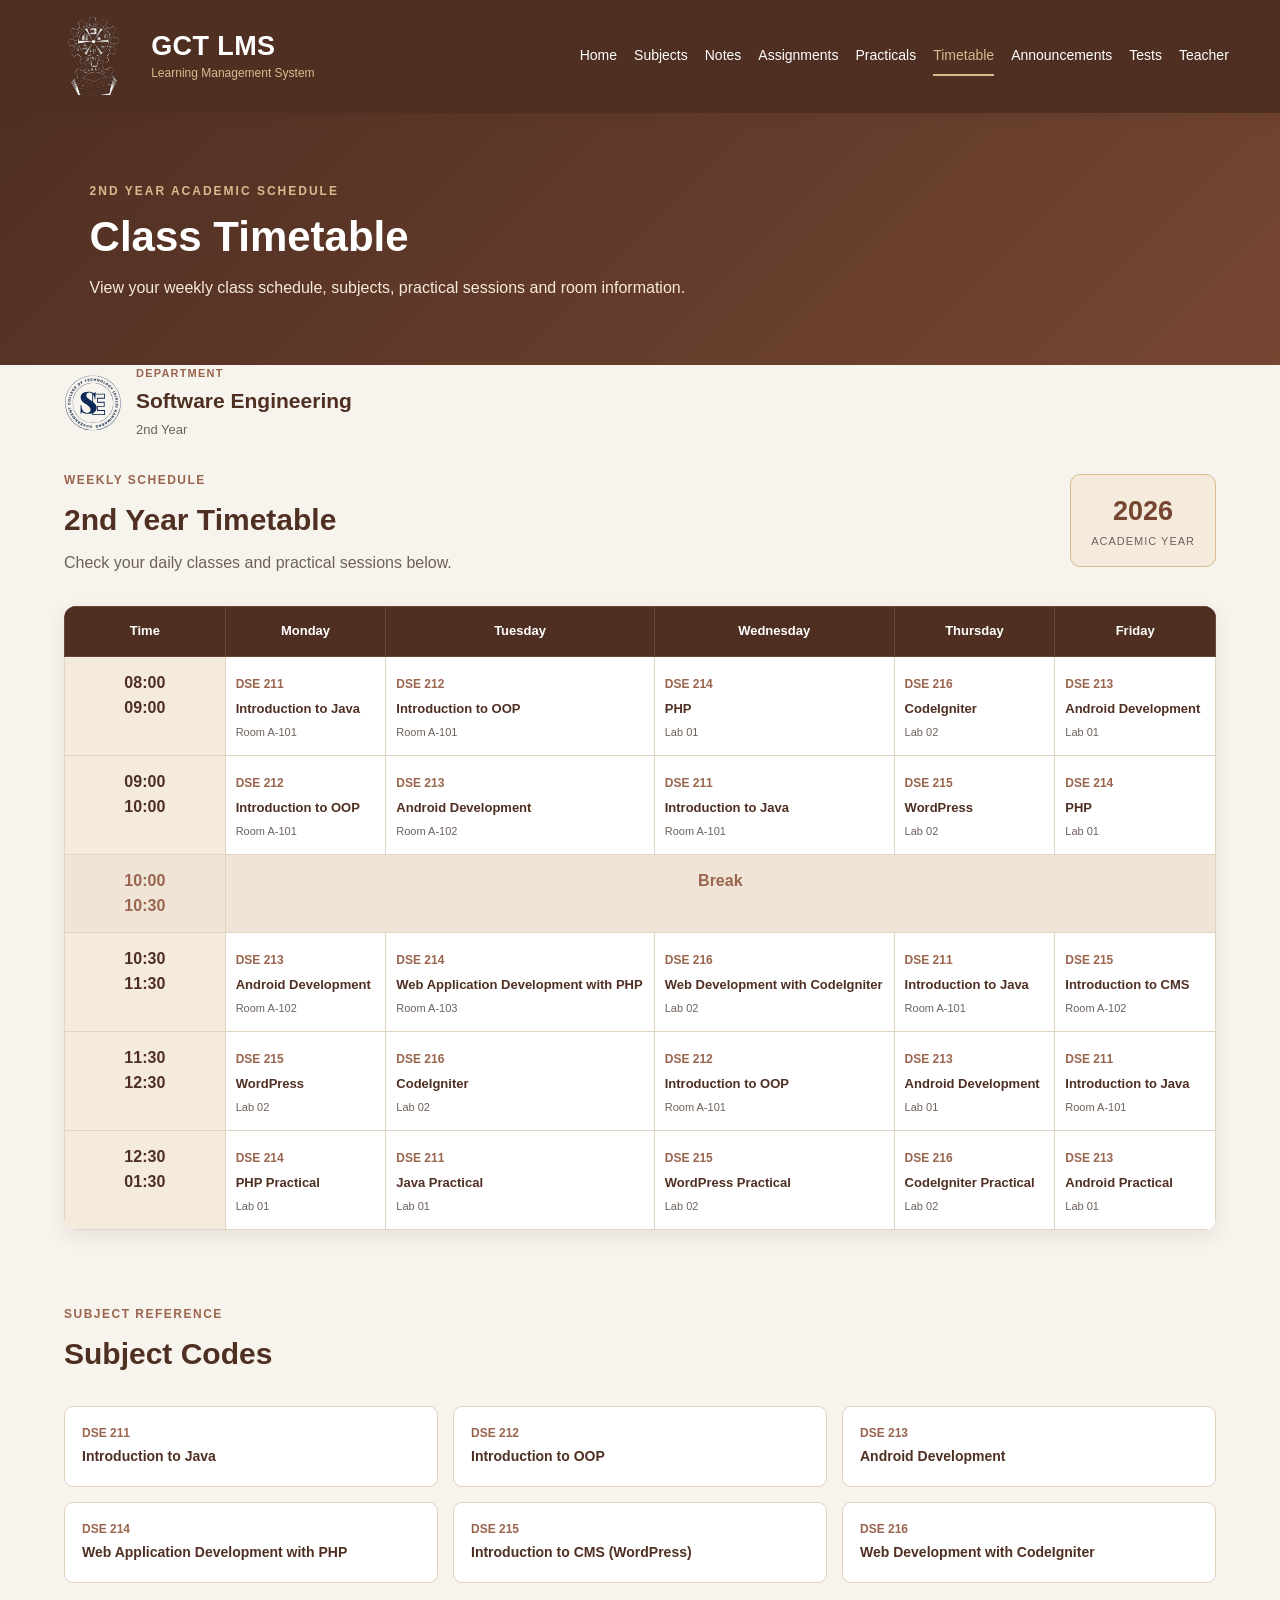
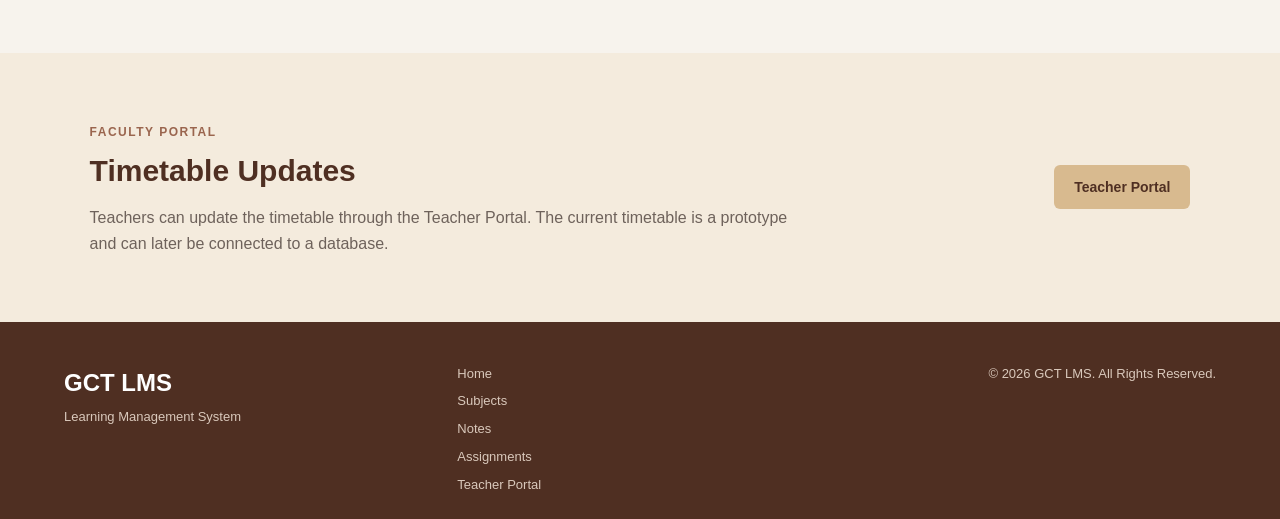
<file: timetable.html>
<!DOCTYPE html>
<html lang="en">

<head>

    <meta charset="UTF-8">

    <meta name="viewport"
          content="width=device-width, initial-scale=1.0">

    <title>Timetable | GCT LMS</title>

    <link rel="stylesheet"
          href="css/style.css">

</head>


<body>


    <!-- HEADER -->

    <header class="header">

        <div class="brand-group">

            <a href="index.html"
               class="college-logo-link">

                <img src="Images/College Logo.svg"
                     alt="Government College of Technology for Girls Logo"
                     class="college-logo">

            </a>

            <div class="brand-text">

                <h1>
                    GCT LMS
                </h1>

                <p>
                    Learning Management System
                </p>

            </div>

        </div>


        <nav class="navbar">

            <a href="index.html">Home</a>
            <a href="subjects.html">Subjects</a>
            <a href="notes.html">Notes</a>
            <a href="assignments.html">Assignments</a>
            <a href="practicals.html">Practicals</a>

            <a href="timetable.html"
               class="active">
                Timetable
            </a>

            <a href="announcements.html">Announcements</a>
            <a href="tests.html">Tests</a>
            <a href="teacher.html">Teacher</a>

        </nav>

    </header>



    <!-- PAGE BANNER -->

    <section class="page-banner">

        <div class="page-banner-content">

            <span class="page-label">
                2nd Year Academic Schedule
            </span>

            <h2>
                Class Timetable
            </h2>

            <p>
                View your weekly class schedule,
                subjects, practical sessions and
                room information.
            </p>

        </div>

    </section>



    <main>


        <section class="section">


            <div class="software-identity">

                <img src="Images/Software Dept Logo.svg"
                     alt="Software Engineering Department Logo">

                <div>

                    <span>
                        Department
                    </span>

                    <h3>
                        Software Engineering
                    </h3>

                    <p>
                        2nd Year
                    </p>

                </div>

            </div>



            <div class="timetable-intro">

                <div>

                    <span class="section-label">
                        Weekly Schedule
                    </span>

                    <h2>
                        2nd Year Timetable
                    </h2>

                    <p>
                        Check your daily classes and
                        practical sessions below.
                    </p>

                </div>


                <div class="timetable-badge">

                    <strong>
                        2026
                    </strong>

                    <span>
                        Academic Year
                    </span>

                </div>

            </div>



            <div class="timetable-wrapper">

                <table class="timetable-table">

                    <thead>

                        <tr>

                            <th>Time</th>
                            <th>Monday</th>
                            <th>Tuesday</th>
                            <th>Wednesday</th>
                            <th>Thursday</th>
                            <th>Friday</th>

                        </tr>

                    </thead>


                    <tbody>


                        <tr>

                            <td class="time-cell">
                                08:00<br>
                                09:00
                            </td>

                            <td>
                                <span class="table-code">
                                    DSE 211
                                </span>

                                <strong>
                                    Introduction to Java
                                </strong>

                                <small>
                                    Room A-101
                                </small>
                            </td>

                            <td>
                                <span class="table-code">
                                    DSE 212
                                </span>

                                <strong>
                                    Introduction to OOP
                                </strong>

                                <small>
                                    Room A-101
                                </small>
                            </td>

                            <td>
                                <span class="table-code">
                                    DSE 214
                                </span>

                                <strong>
                                    PHP
                                </strong>

                                <small>
                                    Lab 01
                                </small>
                            </td>

                            <td>
                                <span class="table-code">
                                    DSE 216
                                </span>

                                <strong>
                                    CodeIgniter
                                </strong>

                                <small>
                                    Lab 02
                                </small>
                            </td>

                            <td>
                                <span class="table-code">
                                    DSE 213
                                </span>

                                <strong>
                                    Android Development
                                </strong>

                                <small>
                                    Lab 01
                                </small>
                            </td>

                        </tr>



                        <tr>

                            <td class="time-cell">
                                09:00<br>
                                10:00
                            </td>

                            <td>
                                <span class="table-code">
                                    DSE 212
                                </span>

                                <strong>
                                    Introduction to OOP
                                </strong>

                                <small>
                                    Room A-101
                                </small>
                            </td>

                            <td>
                                <span class="table-code">
                                    DSE 213
                                </span>

                                <strong>
                                    Android Development
                                </strong>

                                <small>
                                    Room A-102
                                </small>
                            </td>

                            <td>
                                <span class="table-code">
                                    DSE 211
                                </span>

                                <strong>
                                    Introduction to Java
                                </strong>

                                <small>
                                    Room A-101
                                </small>
                            </td>

                            <td>
                                <span class="table-code">
                                    DSE 215
                                </span>

                                <strong>
                                    WordPress
                                </strong>

                                <small>
                                    Lab 02
                                </small>
                            </td>

                            <td>
                                <span class="table-code">
                                    DSE 214
                                </span>

                                <strong>
                                    PHP
                                </strong>

                                <small>
                                    Lab 01
                                </small>
                            </td>

                        </tr>



                        <tr class="break-row">

                            <td>
                                10:00<br>
                                10:30
                            </td>

                            <td colspan="5">
                                Break
                            </td>

                        </tr>



                        <tr>

                            <td class="time-cell">
                                10:30<br>
                                11:30
                            </td>

                            <td>
                                <span class="table-code">
                                    DSE 213
                                </span>

                                <strong>
                                    Android Development
                                </strong>

                                <small>
                                    Room A-102
                                </small>
                            </td>

                            <td>
                                <span class="table-code">
                                    DSE 214
                                </span>

                                <strong>
                                    Web Application Development with PHP
                                </strong>

                                <small>
                                    Room A-103
                                </small>
                            </td>

                            <td>
                                <span class="table-code">
                                    DSE 216
                                </span>

                                <strong>
                                    Web Development with CodeIgniter
                                </strong>

                                <small>
                                    Lab 02
                                </small>
                            </td>

                            <td>
                                <span class="table-code">
                                    DSE 211
                                </span>

                                <strong>
                                    Introduction to Java
                                </strong>

                                <small>
                                    Room A-101
                                </small>
                            </td>

                            <td>
                                <span class="table-code">
                                    DSE 215
                                </span>

                                <strong>
                                    Introduction to CMS
                                </strong>

                                <small>
                                    Room A-102
                                </small>
                            </td>

                        </tr>



                        <tr>

                            <td class="time-cell">
                                11:30<br>
                                12:30
                            </td>

                            <td>
                                <span class="table-code">
                                    DSE 215
                                </span>

                                <strong>
                                    WordPress
                                </strong>

                                <small>
                                    Lab 02
                                </small>
                            </td>

                            <td>
                                <span class="table-code">
                                    DSE 216
                                </span>

                                <strong>
                                    CodeIgniter
                                </strong>

                                <small>
                                    Lab 02
                                </small>
                            </td>

                            <td>
                                <span class="table-code">
                                    DSE 212
                                </span>

                                <strong>
                                    Introduction to OOP
                                </strong>

                                <small>
                                    Room A-101
                                </small>
                            </td>

                            <td>
                                <span class="table-code">
                                    DSE 213
                                </span>

                                <strong>
                                    Android Development
                                </strong>

                                <small>
                                    Lab 01
                                </small>
                            </td>

                            <td>
                                <span class="table-code">
                                    DSE 211
                                </span>

                                <strong>
                                    Introduction to Java
                                </strong>

                                <small>
                                    Room A-101
                                </small>
                            </td>

                        </tr>



                        <tr>

                            <td class="time-cell">
                                12:30<br>
                                01:30
                            </td>

                            <td>
                                <span class="table-code">
                                    DSE 214
                                </span>

                                <strong>
                                    PHP Practical
                                </strong>

                                <small>
                                    Lab 01
                                </small>
                            </td>

                            <td>
                                <span class="table-code">
                                    DSE 211
                                </span>

                                <strong>
                                    Java Practical
                                </strong>

                                <small>
                                    Lab 01
                                </small>
                            </td>

                            <td>
                                <span class="table-code">
                                    DSE 215
                                </span>

                                <strong>
                                    WordPress Practical
                                </strong>

                                <small>
                                    Lab 02
                                </small>
                            </td>

                            <td>
                                <span class="table-code">
                                    DSE 216
                                </span>

                                <strong>
                                    CodeIgniter Practical
                                </strong>

                                <small>
                                    Lab 02
                                </small>
                            </td>

                            <td>
                                <span class="table-code">
                                    DSE 213
                                </span>

                                <strong>
                                    Android Practical
                                </strong>

                                <small>
                                    Lab 01
                                </small>
                            </td>

                        </tr>


                    </tbody>

                </table>

            </div>

        </section>



        <section class="section">

            <div class="section-heading">

                <div>

                    <span class="section-label">
                        Subject Reference
                    </span>

                    <h2>
                        Subject Codes
                    </h2>

                </div>

            </div>


            <div class="timetable-subject-grid">


                <div class="timetable-subject-card">
                    <strong>DSE 211</strong>
                    <span>Introduction to Java</span>
                </div>


                <div class="timetable-subject-card">
                    <strong>DSE 212</strong>
                    <span>Introduction to OOP</span>
                </div>


                <div class="timetable-subject-card">
                    <strong>DSE 213</strong>
                    <span>Android Development</span>
                </div>


                <div class="timetable-subject-card">
                    <strong>DSE 214</strong>
                    <span>Web Application Development with PHP</span>
                </div>


                <div class="timetable-subject-card">
                    <strong>DSE 215</strong>
                    <span>Introduction to CMS (WordPress)</span>
                </div>


                <div class="timetable-subject-card">
                    <strong>DSE 216</strong>
                    <span>Web Development with CodeIgniter</span>
                </div>


            </div>

        </section>



        <section class="resource-section">

            <div class="resource-content">

                <div>

                    <span class="section-label">
                        Faculty Portal
                    </span>

                    <h2>
                        Timetable Updates
                    </h2>

                    <p>
                        Teachers can update the timetable
                        through the Teacher Portal. The current
                        timetable is a prototype and can later
                        be connected to a database.
                    </p>

                </div>


                <div class="resource-actions">

                    <a href="teacher.html"
                       class="btn primary-btn">

                        Teacher Portal

                    </a>

                </div>

            </div>

        </section>


    </main>



    <footer class="footer">

        <div>

            <h2>GCT LMS</h2>

            <p>
                Learning Management System
            </p>

        </div>


        <div class="footer-links">

            <a href="index.html">Home</a>
            <a href="subjects.html">Subjects</a>
            <a href="notes.html">Notes</a>
            <a href="assignments.html">Assignments</a>
            <a href="teacher.html">Teacher Portal</a>

        </div>


        <div class="copyright">

            <p>
                © 2026 GCT LMS. All Rights Reserved.
            </p>

        </div>

    </footer>


</body>

</html>
</file>
<file: css/style.css>
/* =========================================================
   GCT LMS
   COMPLETE STYLESHEET
   College Brown / Terracotta Theme
   ========================================================= */


/* =========================================================
   COLOR VARIABLES
   ========================================================= */

:root {

    --primary: #764633;

    --primary-dark: #4F2F22;

    --secondary: #9A654E;

    --accent: #D8BA8F;

    --cream: #F4EBDD;

    --cream-dark: #E9DCCB;

    --background: #F7F3ED;

    --white: #FFFFFF;

    --text: #2D241F;

    --muted: #6E625B;

    --border: #E2D4C3;

    --shadow: rgba(79, 47, 34, 0.09);

}


/* =========================================================
   BASIC RESET
   ========================================================= */

* {
    margin: 0;
    padding: 0;
    box-sizing: border-box;
}


html {
    scroll-behavior: smooth;
}


body {
    font-family: Arial, Helvetica, sans-serif;

    background-color: var(--background);

    color: var(--text);

    line-height: 1.6;

    overflow-x: hidden;
}


a {
    text-decoration: none;

    color: inherit;
}


img {
    display: block;

    max-width: 100%;
}


button,
input,
textarea,
select {
    font-family: inherit;
}


/* =========================================================
   HEADER
   ========================================================= */

.header {

    width: 100%;

    background-color: var(--primary-dark);

    color: var(--white);

    padding: 14px 4%;

    display: flex;

    align-items: center;

    justify-content: space-between;

    gap: 30px;

    box-shadow:
        0 3px 14px
        rgba(79, 47, 34, 0.18);

    position: relative;

    z-index: 20;
}


/* =========================================================
   BRAND GROUP
   ========================================================= */

.brand-group {

    display: flex;

    align-items: center;

    gap: 15px;

    flex-shrink: 0;
}


/* COLLEGE LOGO LINK */

.college-logo-link {

    width: 85px;

    height: 85px;

    display: flex;

    align-items: center;

    justify-content: center;

    flex-shrink: 0;
}


/* COLLEGE LOGO */

.college-logo {

    display: block;

    width: 85px !important;

    height: 85px !important;

    max-width: 85px !important;

    max-height: 85px !important;

    min-width: 85px;

    min-height: 85px;

    object-fit: contain;

    background: transparent;

    border-radius: 0;

    padding: 0;

    margin: 0;
}


/* LMS BRANDING */

.brand-text {

    text-align: left;

    white-space: nowrap;
}


.brand-text h1 {

    color: var(--white);

    font-size: 27px;

    line-height: 1.1;

    letter-spacing: 0.4px;
}


.brand-text p {

    color: var(--accent);

    font-size: 12px;

    line-height: 1.2;

    margin-top: 4px;
}


/* =========================================================
   NAVIGATION
   ========================================================= */

.navbar {

    display: flex;

    align-items: center;

    justify-content: flex-end;

    gap: 17px;

    flex-wrap: wrap;

    margin-left: auto;
}


.navbar a {

    color: var(--white);

    font-size: 14px;

    padding: 7px 0;

    border-bottom: 2px solid transparent;

    transition:
        color 0.2s ease,
        border-color 0.2s ease;
}


.navbar a:hover,
.navbar a.active {

    color: var(--accent);

    border-bottom-color: var(--accent);
}


/* =========================================================
   BUTTONS
   ========================================================= */

.btn {

    display: inline-block;

    padding: 11px 20px;

    border-radius: 6px;

    font-size: 14px;

    font-weight: bold;

    transition:
        background-color 0.2s ease,
        color 0.2s ease,
        border-color 0.2s ease,
        transform 0.2s ease;
}


.primary-btn {

    background-color: var(--accent);

    color: var(--primary-dark);
}


.primary-btn:hover {

    background-color: var(--white);

    transform: translateY(-1px);
}


.secondary-btn {

    border: 1px solid var(--white);

    color: var(--white);

    background-color: transparent;
}


.secondary-btn:hover {

    background-color: var(--white);

    color: var(--primary-dark);
}


.secondary-resource-btn {

    border: 1px solid var(--primary);

    color: var(--primary);

    background-color: transparent;
}


.secondary-resource-btn:hover {

    background-color: var(--primary);

    color: var(--white);
}


/* =========================================================
   HOME HERO
   ========================================================= */

.home-hero {

    position: relative;

    width: 100%;

    min-height: 620px;

    overflow: hidden;

    display: flex;

    align-items: center;
}


.hero-image {

    position: absolute;

    inset: 0;

    width: 100%;

    height: 100%;

    max-width: none;

    object-fit: cover;
}


.hero-overlay {

    position: absolute;

    inset: 0;

    background:
        linear-gradient(
            90deg,
            rgba(55, 30, 21, 0.92),
            rgba(79, 47, 34, 0.70),
            rgba(79, 47, 34, 0.25)
        );
}


.hero-content {

    position: relative;

    z-index: 2;

    width: 90%;

    max-width: 1100px;

    margin: 0 auto;

    padding: 90px 0;

    color: var(--white);
}


.welcome-text {

    display: inline-block;

    color: var(--accent);

    font-size: 14px;

    font-weight: bold;

    text-transform: uppercase;

    letter-spacing: 2px;
}


.hero-content h2 {

    max-width: 800px;

    font-size: 50px;

    line-height: 1.15;

    margin: 15px 0 12px;
}


.hero-lms-title {

    color: var(--cream);

    font-size: 23px;

    font-weight: bold;

    margin-bottom: 15px;
}


.hero-description {

    max-width: 730px;

    color: #F8EEE2;

    font-size: 17px;
}


.hero-buttons {

    display: flex;

    gap: 13px;

    flex-wrap: wrap;

    margin-top: 28px;
}


/* =========================================================
   STATISTICS
   ========================================================= */

.statistics {

    width: 90%;

    max-width: 1120px;

    margin: -40px auto 60px;

    position: relative;

    z-index: 3;

    display: grid;

    grid-template-columns:
        repeat(4, 1fr);

    gap: 18px;
}


.stat-card {

    background-color: var(--white);

    padding: 23px 18px;

    text-align: center;

    border-radius: 10px;

    border-top: 3px solid var(--secondary);

    box-shadow:
        0 7px 22px var(--shadow);
}


.stat-card h3 {

    color: var(--primary);

    font-size: 30px;
}


.stat-card p {

    color: var(--muted);

    font-size: 14px;
}


/* =========================================================
   COMMON SECTIONS
   ========================================================= */

.section {

    width: 90%;

    max-width: 1200px;

    margin: 0 auto 70px;
}


.light-section {

    width: 100%;

    max-width: none;

    padding: 70px 5%;

    background-color: var(--cream);
}


.section-heading {

    display: flex;

    justify-content: space-between;

    align-items: flex-end;

    gap: 20px;

    margin-bottom: 28px;
}


.section-label {

    display: inline-block;

    color: var(--secondary);

    font-size: 12px;

    font-weight: bold;

    text-transform: uppercase;

    letter-spacing: 1.5px;
}


.section-heading h2 {

    color: var(--primary-dark);

    font-size: 30px;

    margin-top: 5px;
}


.section-description {

    color: var(--muted);

    margin-top: 5px;
}


.view-link,
.text-link {

    color: var(--secondary);

    font-size: 14px;

    font-weight: bold;
}


.view-link:hover,
.text-link:hover {

    color: var(--primary-dark);
}


/* =========================================================
   PAGE BANNER
   ========================================================= */

.page-banner {

    background:
        linear-gradient(
            135deg,
            var(--primary-dark),
            var(--primary)
        );

    color: var(--white);

    padding: 64px 7%;
}


.page-banner-content {

    max-width: 850px;
}


.page-label {

    display: inline-block;

    color: var(--accent);

    font-size: 12px;

    font-weight: bold;

    text-transform: uppercase;

    letter-spacing: 2px;
}


.page-banner h2 {

    font-size: 42px;

    line-height: 1.2;

    margin: 9px 0 13px;
}


.page-banner p {

    color: #F6EADC;

    max-width: 720px;

    font-size: 16px;
}


/* =========================================================
   COLLEGE INTRODUCTION
   ========================================================= */

.college-intro-section {

    display: grid;

    grid-template-columns:
        1.15fr 0.85fr;

    gap: 42px;

    align-items: center;
}


.college-photo-wrap {

    width: 100%;

    overflow: hidden;

    border-radius: 14px;

    box-shadow:
        0 10px 28px var(--shadow);
}


.college-photo {

    width: 100%;

    height: 390px;

    object-fit: cover;

    transition: transform 0.35s ease;
}


.college-photo:hover {

    transform: scale(1.02);
}


.college-intro-copy h2 {

    color: var(--primary-dark);

    font-size: 30px;

    margin: 5px 0 15px;
}


.college-intro-copy p {

    color: var(--muted);

    margin: 12px 0;
}


/* =========================================================
   SOFTWARE ENGINEERING IDENTITY
   ========================================================= */

.software-identity {

    display: flex;

    align-items: center;

    gap: 14px;

    margin-bottom: 25px;
}


.software-identity img {

    display: block;

    width: 58px !important;

    height: 58px !important;

    max-width: 58px !important;

    max-height: 58px !important;

    object-fit: contain;

    padding: 0;

    margin: 0;

    background: transparent;
}


.software-identity span {

    display: block;

    color: var(--secondary);

    font-size: 11px;

    font-weight: bold;

    text-transform: uppercase;

    letter-spacing: 1.2px;
}


.software-identity h3 {

    color: var(--primary-dark);

    font-size: 21px;

    margin-top: 2px;
}


.software-identity p {

    color: var(--muted);

    font-size: 13px;

    margin-top: 2px;
}


/* HOME SOFTWARE LOGO */

.software-section-logo {

    display: flex;

    align-items: center;

    margin-bottom: 20px;
}


.software-section-logo img {

    display: block;

    width: 65px !important;

    height: 65px !important;

    max-width: 65px !important;

    max-height: 65px !important;

    object-fit: contain;

    padding: 0;

    margin: 0;

    background: transparent;
}


/* =========================================================
   HOME SUBJECTS
   ========================================================= */

.home-subject-grid {

    display: grid;

    grid-template-columns:
        repeat(3, 1fr);

    gap: 18px;
}


.home-subject-card {

    background-color: var(--white);

    border: 1px solid var(--border);

    border-radius: 10px;

    padding: 23px;

    box-shadow:
        0 5px 18px var(--shadow);

    transition:
        transform 0.2s ease,
        border-color 0.2s ease,
        box-shadow 0.2s ease;
}


.home-subject-card:hover {

    transform: translateY(-4px);

    border-color: var(--accent);

    box-shadow:
        0 9px 22px var(--shadow);
}


.home-subject-card span {

    color: var(--secondary);

    font-size: 12px;

    font-weight: bold;

    letter-spacing: 1px;
}


.home-subject-card h3 {

    color: var(--primary-dark);

    font-size: 17px;

    margin-top: 7px;
}


/* =========================================================
   ANNOUNCEMENTS
   ========================================================= */

.announcement-container {

    display: grid;

    grid-template-columns:
        repeat(3, 1fr);

    gap: 22px;
}


.announcement-card {

    background-color: var(--white);

    padding: 24px;

    border-radius: 10px;

    border-left: 4px solid var(--secondary);

    box-shadow:
        0 5px 18px var(--shadow);
}


.announcement-date {

    color: var(--secondary);

    font-size: 12px;

    font-weight: bold;

    text-transform: uppercase;
}


.announcement-card h3 {

    color: var(--primary-dark);

    font-size: 18px;

    margin: 9px 0;
}


.announcement-card p {

    color: var(--muted);

    font-size: 14px;

    margin-bottom: 12px;
}


.announcement-card a {

    color: var(--secondary);

    font-size: 13px;

    font-weight: bold;
}


/* =========================================================
   QUICK ACCESS
   ========================================================= */

.quick-grid {

    display: grid;

    grid-template-columns:
        repeat(4, 1fr);

    gap: 18px;
}


.quick-card {

    background-color: var(--white);

    padding: 22px;

    border-radius: 10px;

    border: 1px solid var(--border);

    display: flex;

    align-items: flex-start;

    gap: 14px;

    box-shadow:
        0 4px 15px var(--shadow);

    transition:
        transform 0.2s ease,
        box-shadow 0.2s ease;
}


.quick-card:hover {

    transform: translateY(-4px);

    box-shadow:
        0 8px 22px var(--shadow);
}


.quick-icon {

    min-width: 44px;

    height: 44px;

    border-radius: 8px;

    display: flex;

    align-items: center;

    justify-content: center;

    background-color: var(--primary);

    color: var(--white);

    font-weight: bold;
}


.quick-card h3 {

    color: var(--primary-dark);

    font-size: 16px;
}


.quick-card p {

    color: var(--muted);

    font-size: 13px;

    margin-top: 4px;
}


/* =========================================================
   TEACHER HOME
   ========================================================= */

.teacher-home-section {

    margin-bottom: 80px;
}


.teacher-home-banner {

    background-color: var(--primary-dark);

    color: var(--white);

    padding: 34px;

    border-radius: 12px;

    display: flex;

    justify-content: space-between;

    align-items: center;

    gap: 25px;
}


.teacher-home-banner h2 {

    font-size: 28px;

    margin: 4px 0 9px;
}


.teacher-home-banner p {

    color: #EADDD1;

    max-width: 700px;
}


/* =========================================================
   COUNT BOXES
   ========================================================= */

.subject-total,
.notes-total,
.assignment-total,
.practical-total,
.test-total,
.timetable-badge,
.announcement-total {

    min-width: 110px;

    padding: 15px 20px;

    border-radius: 10px;

    background-color: var(--cream);

    border: 1px solid var(--accent);

    text-align: center;
}


.subject-total strong,
.notes-total strong,
.assignment-total strong,
.practical-total strong,
.test-total strong,
.timetable-badge strong,
.announcement-total strong {

    display: block;

    color: var(--primary);

    font-size: 27px;
}


.subject-total span,
.notes-total span,
.assignment-total span,
.practical-total span,
.test-total span,
.timetable-badge span,
.announcement-total span {

    display: block;

    color: var(--muted);

    font-size: 11px;

    text-transform: uppercase;

    letter-spacing: 1px;
}


/* =========================================================
   SUBJECT CARDS
   ========================================================= */

.subjects-grid {

    display: grid;

    grid-template-columns:
        repeat(2, 1fr);

    gap: 24px;
}


.subject-card {

    position: relative;

    overflow: hidden;

    background-color: var(--white);

    border: 1px solid var(--border);

    border-radius: 12px;

    padding: 27px;

    box-shadow:
        0 6px 20px var(--shadow);

    transition:
        transform 0.2s ease,
        box-shadow 0.2s ease;
}


.subject-card::before {

    content: "";

    position: absolute;

    left: 0;

    top: 0;

    width: 5px;

    height: 100%;

    background-color: var(--primary);
}


.subject-card:hover {

    transform: translateY(-4px);

    box-shadow:
        0 10px 25px var(--shadow);
}


.subject-top {

    display: flex;

    justify-content: space-between;

    align-items: center;

    gap: 10px;

    margin-bottom: 13px;
}


.subject-number,
.practical-number {

    width: 43px;

    height: 43px;

    display: flex;

    justify-content: center;

    align-items: center;

    border-radius: 8px;

    background-color: var(--primary);

    color: var(--white);

    font-weight: bold;
}


.subject-code,
.notes-code,
.assignment-code,
.test-code,
.practical-code,
.table-code {

    color: var(--secondary);

    font-size: 12px;

    font-weight: bold;
}


.subject-type,
.notes-type,
.practical-type {

    display: inline-block;

    color: var(--secondary);

    font-size: 11px;

    font-weight: bold;

    text-transform: uppercase;

    letter-spacing: 0.7px;

    margin-bottom: 6px;
}


.subject-card h3,
.notes-card h3,
.practical-card h3,
.test-card h3 {

    color: var(--primary-dark);

    font-size: 20px;

    margin-bottom: 9px;
}


.subject-card p,
.notes-card p,
.practical-card p,
.test-card p {

    color: var(--muted);

    font-size: 14px;

    line-height: 1.7;
}


.subject-resources {

    display: flex;

    flex-wrap: wrap;

    gap: 17px;

    margin-top: 19px;

    padding-top: 15px;

    border-top:
        1px solid var(--cream-dark);
}


.subject-resources a {

    color: var(--secondary);

    font-size: 13px;

    font-weight: bold;
}


.subject-resources a:hover {

    color: var(--primary-dark);
}


/* =========================================================
   RESOURCE SECTION
   ========================================================= */

.resource-section {

    width: 100%;

    background-color: var(--cream);

    padding: 65px 7%;
}


.resource-content {

    max-width: 1200px;

    margin: 0 auto;

    display: flex;

    justify-content: space-between;

    align-items: center;

    gap: 35px;
}


.resource-content h2 {

    color: var(--primary-dark);

    font-size: 30px;

    margin: 4px 0 10px;
}


.resource-content p {

    color: var(--muted);

    max-width: 700px;
}


.resource-actions {

    display: flex;

    gap: 12px;

    flex-wrap: wrap;

    flex-shrink: 0;
}


/* =========================================================
   NOTES
   ========================================================= */

.notes-intro,
.assignment-summary,
.practical-intro,
.test-intro,
.timetable-intro,
.announcement-intro {

    display: flex;

    justify-content: space-between;

    align-items: center;

    gap: 25px;

    margin-bottom: 30px;
}


.notes-intro h2,
.assignment-summary h2,
.practical-intro h2,
.test-intro h2,
.timetable-intro h2,
.announcement-intro h2 {

    color: var(--primary-dark);

    font-size: 30px;

    margin-top: 5px;
}


.notes-intro p,
.assignment-summary p,
.practical-intro p,
.test-intro p,
.timetable-intro p,
.announcement-intro p {

    color: var(--muted);

    margin-top: 6px;
}


.notes-grid {

    display: grid;

    grid-template-columns:
        repeat(3, 1fr);

    gap: 22px;
}


.notes-card {

    background-color: var(--white);

    border: 1px solid var(--border);

    border-radius: 12px;

    padding: 25px;

    box-shadow:
        0 5px 18px var(--shadow);
}


.notes-card-top {

    display: flex;

    justify-content: space-between;

    align-items: center;

    gap: 10px;

    margin-bottom: 12px;
}


.notes-topic-list {

    display: grid;

    gap: 8px;

    margin: 18px 0;
}


.note-topic {

    display: block;

    padding: 9px 10px;

    border-radius: 6px;

    background-color: var(--cream);

    color: var(--primary-dark);

    font-size: 13px;
}


.notes-button,
.assignment-button,
.practical-button,
.test-button,
.notice-link {

    color: var(--secondary);

    font-size: 13px;

    font-weight: bold;
}


/* =========================================================
   ASSIGNMENTS
   ========================================================= */

.assignment-categories {

    display: flex;

    flex-wrap: wrap;

    gap: 9px;

    margin-bottom: 25px;
}


.assignment-categories span {

    padding: 8px 13px;

    background-color: var(--white);

    border: 1px solid var(--border);

    border-radius: 20px;

    color: var(--muted);

    font-size: 12px;
}


.assignment-categories .category-active {

    background-color: var(--primary);

    color: var(--white);

    border-color: var(--primary);
}


.assignment-list {

    display: grid;

    gap: 18px;
}


.assignment-card {

    display: flex;

    gap: 20px;

    background-color: var(--white);

    border: 1px solid var(--border);

    border-radius: 12px;

    padding: 25px;

    box-shadow:
        0 5px 18px var(--shadow);
}


.assignment-number {

    width: 46px;

    height: 46px;

    display: flex;

    justify-content: center;

    align-items: center;

    flex-shrink: 0;

    border-radius: 8px;

    background-color: var(--primary);

    color: var(--white);

    font-weight: bold;
}


.assignment-content {

    flex: 1;
}


.assignment-header {

    display: flex;

    align-items: flex-start;

    justify-content: space-between;

    gap: 20px;
}


.assignment-header h3 {

    color: var(--primary-dark);

    font-size: 20px;

    margin-top: 4px;
}


.assignment-status {

    padding: 5px 9px;

    border-radius: 20px;

    background-color: var(--cream);

    color: var(--secondary);

    font-size: 11px;

    font-weight: bold;
}


.assignment-details,
.test-details {

    display: grid;

    grid-template-columns:
        repeat(3, 1fr);

    gap: 15px;

    margin: 18px 0;
}


.assignment-details div,
.test-details div {

    padding: 12px;

    background-color: var(--cream);

    border-radius: 7px;
}


.assignment-details span,
.test-details span {

    display: block;

    color: var(--muted);

    font-size: 11px;

    text-transform: uppercase;
}


.assignment-details strong,
.test-details strong {

    display: block;

    color: var(--primary-dark);

    font-size: 13px;

    margin-top: 3px;
}


/* =========================================================
   PRACTICALS
   ========================================================= */

.practical-grid {

    display: grid;

    grid-template-columns:
        repeat(2, 1fr);

    gap: 24px;
}


.practical-card {

    background-color: var(--white);

    border: 1px solid var(--border);

    border-radius: 12px;

    padding: 27px;

    box-shadow:
        0 6px 20px var(--shadow);
}


.practical-top {

    display: flex;

    align-items: center;

    justify-content: space-between;

    gap: 10px;

    margin-bottom: 13px;
}


.practical-list {

    display: grid;

    gap: 8px;

    margin: 18px 0;
}


.practical-list div {

    padding: 9px 11px;

    background-color: var(--cream);

    border-radius: 6px;

    color: var(--primary-dark);

    font-size: 13px;
}


.practical-info-section,
.test-info-section {

    width: 100%;

    background-color: var(--cream);

    padding: 65px 7%;
}


.practical-info-content,
.test-info-content {

    max-width: 1200px;

    margin: 0 auto;

    display: flex;

    justify-content: space-between;

    align-items: center;

    gap: 30px;
}


.practical-info-content h2,
.test-info-content h2 {

    color: var(--primary-dark);

    font-size: 29px;

    margin: 4px 0 10px;
}


.practical-info-content p,
.test-info-content p {

    color: var(--muted);

    max-width: 700px;
}


/* =========================================================
   TIMETABLE
   ========================================================= */

.timetable-wrapper {

    width: 100%;

    overflow-x: auto;

    border-radius: 12px;

    box-shadow:
        0 6px 20px var(--shadow);
}


.timetable-table {

    width: 100%;

    min-width: 980px;

    border-collapse: collapse;

    background-color: var(--white);
}


.timetable-table th {

    padding: 14px 10px;

    background-color: var(--primary-dark);

    color: var(--white);

    font-size: 13px;

    border:
        1px solid #6B4536;
}


.timetable-table td {

    min-width: 160px;

    padding: 13px 10px;

    vertical-align: top;

    border:
        1px solid var(--border);
}


.timetable-table td strong {

    display: block;

    color: var(--primary-dark);

    font-size: 13px;

    margin: 4px 0;
}


.timetable-table small {

    display: block;

    color: var(--muted);

    font-size: 11px;
}


.time-cell {

    background-color: var(--cream);

    color: var(--primary-dark);

    text-align: center;

    font-weight: bold;
}


.break-row td {

    background-color: #EFE4D5;

    color: var(--secondary);

    text-align: center;

    font-weight: bold;
}


.timetable-subject-grid {

    display: grid;

    grid-template-columns:
        repeat(3, 1fr);

    gap: 15px;
}


.timetable-subject-card {

    background-color: var(--white);

    border: 1px solid var(--border);

    border-radius: 9px;

    padding: 17px;
}


.timetable-subject-card strong {

    display: block;

    color: var(--secondary);

    font-size: 12px;
}


.timetable-subject-card span {

    color: var(--primary-dark);

    font-size: 14px;

    font-weight: bold;
}


/* =========================================================
   ANNOUNCEMENTS PAGE
   ========================================================= */

.announcement-list {

    display: grid;

    gap: 18px;
}


.notice-card {

    display: flex;

    gap: 20px;

    background-color: var(--white);

    border: 1px solid var(--border);

    border-radius: 12px;

    padding: 24px;

    box-shadow:
        0 5px 18px var(--shadow);
}


.notice-date {

    width: 62px;

    height: 70px;

    flex-shrink: 0;

    display: flex;

    flex-direction: column;

    align-items: center;

    justify-content: center;

    background-color: var(--primary);

    color: var(--white);

    border-radius: 9px;
}


.notice-date strong {

    font-size: 25px;

    line-height: 1;
}


.notice-date span {

    font-size: 11px;

    letter-spacing: 1px;

    margin-top: 3px;
}


.notice-content {

    flex: 1;
}


.notice-heading {

    display: flex;

    flex-wrap: wrap;

    gap: 9px;

    margin-bottom: 7px;
}


.notice-type,
.notice-category {

    padding: 5px 9px;

    border-radius: 20px;

    background-color: var(--cream);

    color: var(--secondary);

    font-size: 10px;

    font-weight: bold;

    text-transform: uppercase;
}


.notice-type.important {

    background-color: var(--primary);

    color: var(--white);
}


.notice-content h3 {

    color: var(--primary-dark);

    font-size: 19px;

    margin-bottom: 8px;
}


.notice-content p {

    color: var(--muted);

    font-size: 14px;
}


.notice-time {

    display: inline-block;

    color: var(--muted);

    font-size: 11px;

    margin-top: 10px;
}


.notice-category-grid {

    display: grid;

    grid-template-columns:
        repeat(4, 1fr);

    gap: 18px;
}


.notice-category-card {

    background-color: var(--white);

    border: 1px solid var(--border);

    border-radius: 10px;

    padding: 23px;

    box-shadow:
        0 4px 15px var(--shadow);
}


.notice-category-icon {

    width: 42px;

    height: 42px;

    display: flex;

    align-items: center;

    justify-content: center;

    border-radius: 8px;

    background-color: var(--primary);

    color: var(--white);

    font-weight: bold;

    margin-bottom: 12px;
}


.notice-category-card h3 {

    color: var(--primary-dark);

    font-size: 17px;
}


.notice-category-card p {

    color: var(--muted);

    font-size: 13px;

    margin-top: 5px;
}


/* =========================================================
   TESTS
   ========================================================= */

.test-grid {

    display: grid;

    grid-template-columns:
        repeat(2, 1fr);

    gap: 22px;
}


.test-card {

    background-color: var(--white);

    border: 1px solid var(--border);

    border-radius: 12px;

    padding: 26px;

    box-shadow:
        0 6px 20px var(--shadow);
}


.test-card-top {

    display: flex;

    align-items: center;

    justify-content: space-between;

    gap: 15px;

    margin-bottom: 12px;
}


.test-number {

    width: 43px;

    height: 43px;

    display: flex;

    align-items: center;

    justify-content: center;

    border-radius: 8px;

    background-color: var(--primary);

    color: var(--white);

    font-weight: bold;
}


.test-status {

    padding: 6px 10px;

    border-radius: 20px;

    background-color: var(--cream);

    color: var(--secondary);

    font-size: 11px;

    font-weight: bold;
}


.teacher-test-panel {

    background-color: var(--white);

    border: 1px solid var(--border);

    border-radius: 12px;

    padding: 28px;

    display: flex;

    align-items: center;

    justify-content: space-between;

    gap: 25px;

    box-shadow:
        0 5px 18px var(--shadow);
}


.teacher-test-panel h2 {

    color: var(--primary-dark);

    font-size: 28px;

    margin-top: 4px;
}


.teacher-test-panel p {

    color: var(--muted);

    margin-top: 7px;
}


/* =========================================================
   TEACHER DASHBOARD
   ========================================================= */

.teacher-banner {

    width: 100%;

    background:
        linear-gradient(
            135deg,
            rgba(79, 47, 34, 0.97),
            rgba(118, 70, 51, 0.94)
        );

    color: var(--white);

    padding: 65px 7%;
}


.teacher-banner-content {

    max-width: 900px;
}


.teacher-label {

    color: var(--accent);

    font-size: 13px;

    font-weight: bold;

    text-transform: uppercase;

    letter-spacing: 2px;
}


.teacher-banner h2 {

    font-size: 42px;

    margin: 10px 0 15px;
}


.teacher-banner p {

    color: var(--cream);

    max-width: 700px;

    font-size: 16px;
}


.teacher-intro {

    display: flex;

    align-items: center;

    justify-content: space-between;

    gap: 30px;

    margin-bottom: 35px;
}


.teacher-intro h2 {

    color: var(--primary-dark);

    font-size: 30px;

    margin-top: 5px;
}


.teacher-intro p {

    color: var(--muted);

    margin-top: 7px;
}


.teacher-status {

    min-width: 130px;

    padding: 15px 22px;

    text-align: center;

    background-color: var(--cream);

    border: 1px solid var(--accent);

    border-radius: 10px;
}


.teacher-status strong {

    display: block;

    color: var(--primary);

    font-size: 25px;
}


.teacher-status span {

    color: var(--muted);

    font-size: 12px;

    text-transform: uppercase;

    letter-spacing: 1px;
}


.management-grid {

    display: grid;

    grid-template-columns:
        repeat(3, 1fr);

    gap: 25px;
}


.management-card {

    position: relative;

    overflow: hidden;

    background-color: var(--white);

    border: 1px solid var(--border);

    border-radius: 12px;

    padding: 28px;

    box-shadow:
        0 6px 20px var(--shadow);

    transition:
        transform 0.2s ease,
        box-shadow 0.2s ease;
}


.management-card::before {

    content: "";

    position: absolute;

    left: 0;

    top: 0;

    width: 5px;

    height: 100%;

    background-color: var(--primary);
}


.management-card:hover {

    transform: translateY(-5px);

    box-shadow:
        0 12px 28px var(--shadow);
}


.management-icon {

    width: 48px;

    height: 48px;

    display: flex;

    align-items: center;

    justify-content: center;

    border-radius: 9px;

    background-color: var(--primary);

    color: var(--white);

    font-weight: bold;

    margin-bottom: 18px;
}


.management-card h3 {

    color: var(--primary-dark);

    font-size: 20px;

    margin-bottom: 8px;
}


.management-card p {

    color: var(--muted);

    font-size: 14px;

    line-height: 1.7;

    margin-bottom: 20px;
}


.manage-button {

    display: inline-block;

    padding: 10px 16px;

    background-color: var(--primary);

    color: var(--white);

    border-radius: 6px;

    font-size: 13px;

    font-weight: bold;

    transition:
        background-color 0.2s ease;
}


.manage-button:hover {

    background-color: var(--primary-dark);
}


.teacher-subjects {

    width: 100%;

    background-color: var(--cream);

    padding: 65px 7%;

    margin-top: 20px;
}


.teacher-subject-inner {

    max-width: 1200px;

    margin: 0 auto;
}


.teacher-subject-inner h2 {

    color: var(--primary-dark);

    margin-top: 5px;
}


.teacher-subject-grid {

    display: grid;

    grid-template-columns:
        repeat(3, 1fr);

    gap: 15px;

    margin-top: 28px;
}


.teacher-subject-item {

    background-color: var(--white);

    border: 1px solid var(--border);

    border-radius: 8px;

    padding: 17px;

    display: flex;

    align-items: center;

    justify-content: space-between;

    gap: 12px;
}


.teacher-subject-code {

    color: var(--secondary);

    font-size: 12px;

    font-weight: bold;
}


.teacher-subject-name {

    color: var(--primary-dark);

    font-size: 14px;

    font-weight: bold;

    margin-top: 3px;
}


.teacher-subject-number {

    color: var(--primary);

    font-size: 22px;

    font-weight: bold;
}


.teacher-info {

    width: 90%;

    max-width: 1200px;

    margin: 65px auto;

    padding: 30px;

    background-color: var(--white);

    border: 1px solid var(--border);

    border-radius: 12px;

    box-shadow:
        0 5px 18px var(--shadow);
}


.teacher-info h3 {

    color: var(--primary-dark);

    margin-bottom: 10px;
}


.teacher-info p {

    color: var(--muted);

    font-size: 14px;

    line-height: 1.7;
}


/* =========================================================
   FOOTER
   ========================================================= */

.footer {

    background-color: var(--primary-dark);

    color: var(--white);

    padding: 42px 5% 23px;

    display: grid;

    grid-template-columns:
        1fr 1fr 1fr;

    gap: 28px;
}


.footer h2 {

    margin-bottom: 5px;
}


.footer p {

    color: #D9C8BB;

    font-size: 13px;
}


.footer-links {

    display: flex;

    flex-direction: column;

    gap: 7px;
}


.footer-links a {

    color: #D9C8BB;

    font-size: 13px;
}


.footer-links a:hover {

    color: var(--accent);
}


.copyright {

    text-align: right;
}


/* =========================================================
   RESPONSIVE - TABLET
   ========================================================= */

@media (max-width: 1050px) {

    .navbar {
        gap: 12px;
    }


    .statistics,
    .quick-grid {
        grid-template-columns:
            repeat(2, 1fr);
    }


    .home-subject-grid {
        grid-template-columns:
            repeat(2, 1fr);
    }


    .notes-grid {
        grid-template-columns:
            repeat(2, 1fr);
    }


    .notice-category-grid {
        grid-template-columns:
            repeat(2, 1fr);
    }


    .management-grid {
        grid-template-columns:
            repeat(2, 1fr);
    }


    .college-intro-section {
        grid-template-columns:
            1fr;
    }


    .timetable-subject-grid {
        grid-template-columns:
            repeat(2, 1fr);
    }

}


/* =========================================================
   RESPONSIVE - SMALL LAPTOP
   ========================================================= */

@media (max-width: 900px) {

    .header {

        flex-direction: column;

        align-items: stretch;

        padding: 15px 5%;
    }


    .brand-group {

        justify-content: center;
    }


    .navbar {

        justify-content: center;

        margin-left: 0;
    }


    .home-hero {
        min-height: 570px;
    }


    .subjects-grid,
    .practical-grid,
    .test-grid {

        grid-template-columns:
            1fr;
    }


    .teacher-subject-grid {

        grid-template-columns:
            repeat(2, 1fr);
    }

}


/* =========================================================
   RESPONSIVE - MOBILE
   ========================================================= */

@media (max-width: 650px) {

    .brand-group {

        gap: 10px;
    }


    .college-logo-link {

        width: 65px;

        height: 65px;
    }


    .college-logo {

        width: 65px !important;

        height: 65px !important;

        max-width: 65px !important;

        max-height: 65px !important;

        min-width: 65px;

        min-height: 65px;
    }


    .brand-text h1 {

        font-size: 22px;
    }


    .brand-text p {

        font-size: 10px;
    }


    .navbar {

        gap: 9px 14px;
    }


    .navbar a {

        font-size: 12px;
    }


    .home-hero {

        min-height: 570px;
    }


    .hero-content {

        padding: 70px 0;
    }


    .hero-content h2 {

        font-size: 35px;
    }


    .hero-lms-title {

        font-size: 19px;
    }


    .hero-description {

        font-size: 15px;
    }


    .hero-buttons {

        flex-direction: column;

        align-items: stretch;
    }


    .hero-buttons .btn {

        text-align: center;
    }


    .statistics,
    .quick-grid,
    .home-subject-grid,
    .notes-grid,
    .notice-category-grid {

        grid-template-columns:
            1fr;
    }


    .section-heading,
    .notes-intro,
    .assignment-summary,
    .practical-intro,
    .test-intro,
    .timetable-intro,
    .announcement-intro {

        display: flex;

        flex-direction: column;

        align-items: flex-start;
    }


    .subject-total,
    .notes-total,
    .assignment-total,
    .practical-total,
    .test-total,
    .timetable-badge,
    .announcement-total {

        width: 100%;
    }


    .college-photo {

        height: 290px;
    }


    .software-identity img {

        width: 50px !important;

        height: 50px !important;

        max-width: 50px !important;

        max-height: 50px !important;
    }


    .software-identity h3 {

        font-size: 18px;
    }


    .software-section-logo img {

        width: 58px !important;

        height: 58px !important;

        max-width: 58px !important;

        max-height: 58px !important;
    }


    .assignment-card,
    .notice-card {

        flex-direction: column;
    }


    .assignment-details,
    .test-details {

        grid-template-columns:
            1fr;
    }


    .assignment-header {

        flex-direction: column;

        align-items: flex-start;
    }


    .resource-content,
    .practical-info-content,
    .test-info-content,
    .teacher-home-banner,
    .teacher-test-panel {

        flex-direction: column;

        align-items: flex-start;
    }


    .resource-actions {

        width: 100%;
    }


    .teacher-subject-grid {

        grid-template-columns:
            1fr;
    }


    .teacher-banner {

        padding: 50px 7%;
    }


    .teacher-banner h2 {

        font-size: 32px;
    }


    .teacher-intro {

        flex-direction: column;

        align-items: flex-start;
    }


    .teacher-status {

        width: 100%;
    }


    .management-grid {

        grid-template-columns:
            1fr;
    }


    .teacher-subjects {

        padding: 50px 7%;
    }


    .teacher-info {

        width: 86%;
    }


    .footer {

        grid-template-columns:
            1fr;
    }


    .copyright {

        text-align: left;
    }

}
</file>
